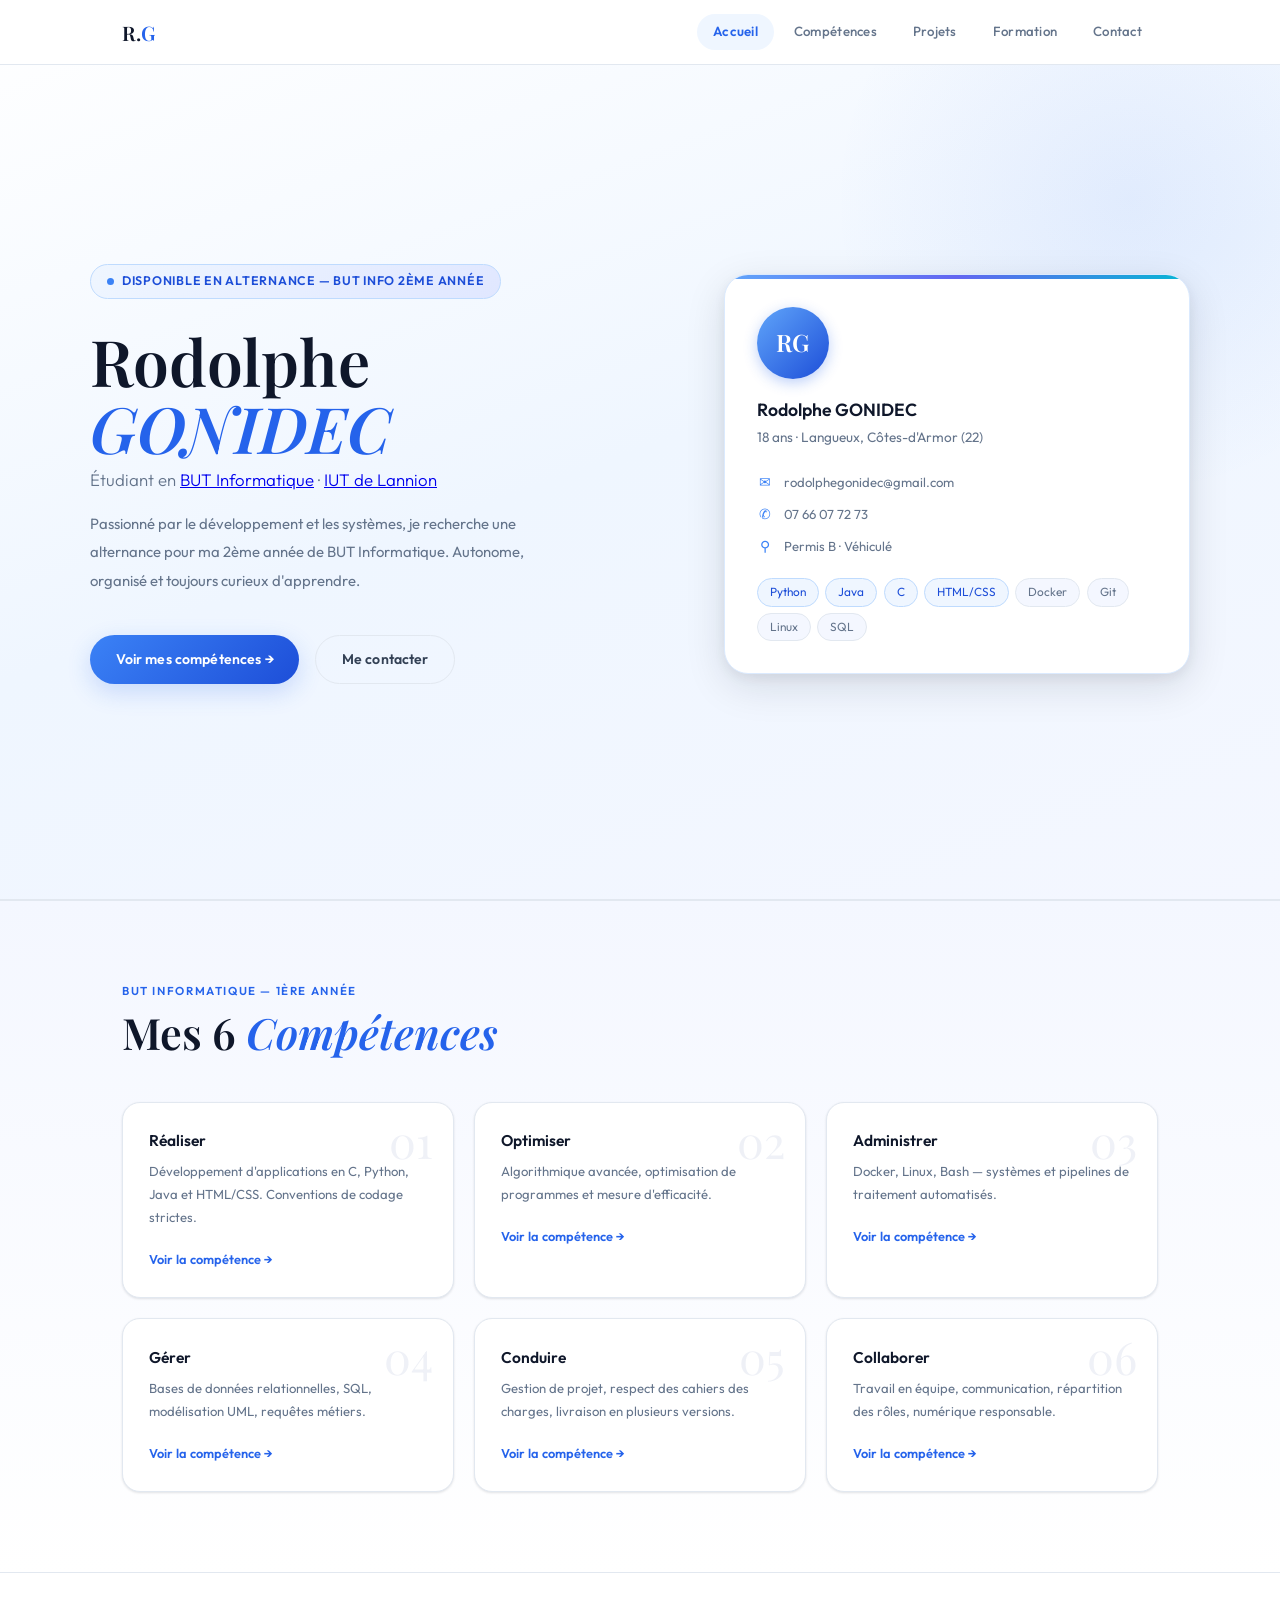
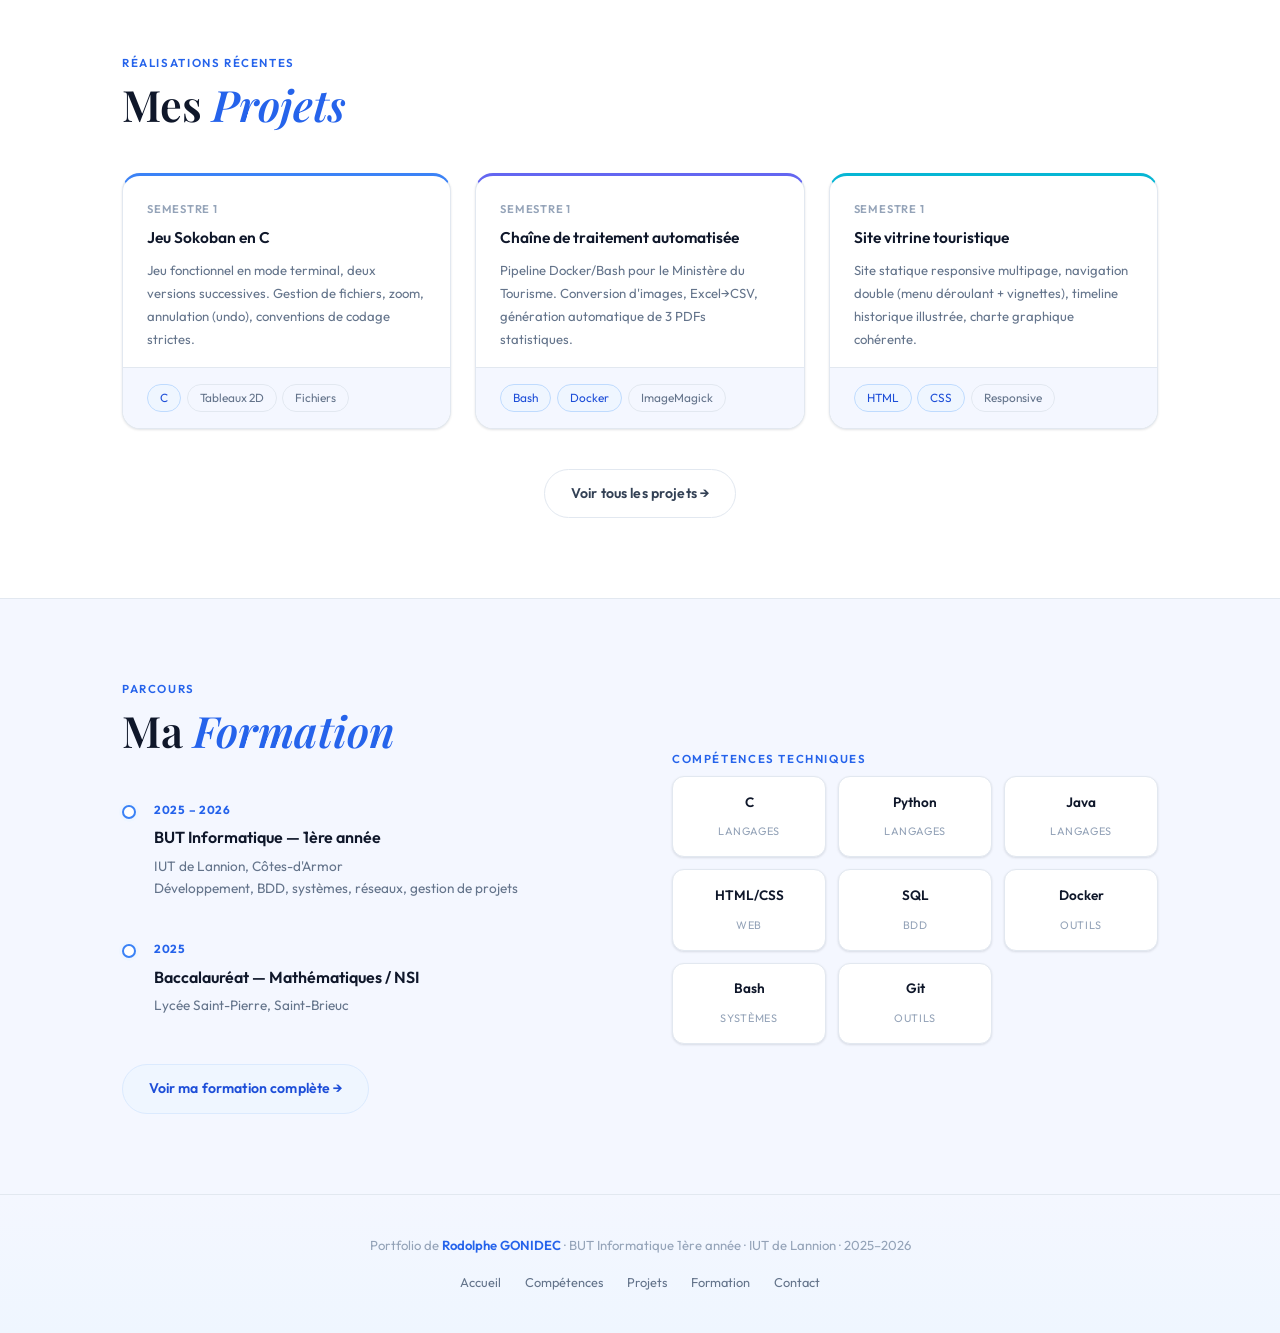
<file: index.html>
<!DOCTYPE html>
<html lang="fr">
<head>
<meta charset="UTF-8">
<meta name="viewport" content="width=device-width, initial-scale=1.0">
<title>Rodolphe GONIDEC — Portfolio</title>
<link rel="stylesheet" href="style.css">
</head>
<body>

<nav id="navbar">
  <div class="nav-inner">
    <a href="index.html" class="nav-logo">R.<span>G</span></a>
    <div class="nav-links">
      <a href="index.html" class="active">Accueil</a>
      <a href="competences.html">Compétences</a>
      <a href="projets.html">Projets</a>
      <a href="formation.html">Formation</a>
      <a href="contact.html">Contact</a>
    </div>
    <button class="burger" id="burger" aria-label="Menu">
      <span></span><span></span><span></span>
    </button>
  </div>
  <div class="mobile-menu" id="mobile-menu">
    <a href="index.html">Accueil</a>
    <a href="competences.html">Compétences</a>
    <a href="projets.html">Projets</a>
    <a href="formation.html">Formation</a>
    <a href="contact.html">Contact</a>
  </div>
</nav>

<section id="hero">
  <div class="hero-bg-shape"></div>
  <div class="hero-bg-line"></div>
  <div class="hero-inner">
    <div class="hero-left">
      <div class="hero-tag"><span class="dot"></span>Disponible en alternance — BUT Info 2ème année</div>
      <h1>Rodolphe<br><em>GONIDEC</em></h1>
      <p class="hero-sub">Étudiant en <a href="https://formations.univ-rennes.fr/parcours/informatique-info-parcours-realisation-dapplications-conception-developpement-validation" target="_blank" rel="noopener noreferrer">BUT Informatique</a> · <a href="https://iut-lannion.univ-rennes.fr" target="_blank" rel="noopener noreferrer">IUT de Lannion</a></p>
      <p class="hero-desc">Passionné par le développement et les systèmes, je recherche une alternance pour ma 2ème année de BUT Informatique. Autonome, organisé et toujours curieux d'apprendre.</p>
      <div class="hero-btns">
        <a href="competences.html" class="btn btn-primary">Voir mes compétences →</a>
        <a href="contact.html" class="btn btn-outline">Me contacter</a>
      </div>
    </div>
    <div class="hero-card">
      <div class="avatar-wrap">RG</div>
      <h3>Rodolphe GONIDEC</h3>
      <p class="card-sub">18 ans · Langueux, Côtes-d'Armor (22)</p>
      <div class="info-row"><span class="info-icon">✉</span>rodolphegonidec@gmail.com</div>
      <div class="info-row"><span class="info-icon">✆</span>07 66 07 72 73</div>
      <div class="info-row"><span class="info-icon">⚲</span>Permis B · Véhiculé</div>
      <div class="skills-mini">
        <span class="pill blue">Python</span>
        <span class="pill blue">Java</span>
        <span class="pill blue">C</span>
        <span class="pill blue">HTML/CSS</span>
        <span class="pill">Docker</span>
        <span class="pill">Git</span>
        <span class="pill">Linux</span>
        <span class="pill">SQL</span>
      </div>
    </div>
  </div>
</section>

<div class="divider"></div>

<section id="apercu">
  <div class="container">
    <div class="section-label">BUT Informatique — 1ère année</div>
    <h2>Mes 6 <em>Compétences</em></h2>
    <div class="apercu-grid">
      <a href="competences.html#c1" class="apercu-card">
        <div class="ap-num">01</div>
        <h3>Réaliser</h3>
        <p>Développement d'applications en C, Python, Java et HTML/CSS. Conventions de codage strictes.</p>
        <span class="ap-link">Voir la compétence →</span>
      </a>
      <a href="competences.html#c2" class="apercu-card">
        <div class="ap-num">02</div>
        <h3>Optimiser</h3>
        <p>Algorithmique avancée, optimisation de programmes et mesure d'efficacité.</p>
        <span class="ap-link">Voir la compétence →</span>
      </a>
      <a href="competences.html#c3" class="apercu-card">
        <div class="ap-num">03</div>
        <h3>Administrer</h3>
        <p>Docker, Linux, Bash — systèmes et pipelines de traitement automatisés.</p>
        <span class="ap-link">Voir la compétence →</span>
      </a>
      <a href="competences.html#c4" class="apercu-card">
        <div class="ap-num">04</div>
        <h3>Gérer</h3>
        <p>Bases de données relationnelles, SQL, modélisation UML, requêtes métiers.</p>
        <span class="ap-link">Voir la compétence →</span>
      </a>
      <a href="competences.html#c5" class="apercu-card">
        <div class="ap-num">05</div>
        <h3>Conduire</h3>
        <p>Gestion de projet, respect des cahiers des charges, livraison en plusieurs versions.</p>
        <span class="ap-link">Voir la compétence →</span>
      </a>
      <a href="competences.html#c6" class="apercu-card">
        <div class="ap-num">06</div>
        <h3>Collaborer</h3>
        <p>Travail en équipe, communication, répartition des rôles, numérique responsable.</p>
        <span class="ap-link">Voir la compétence →</span>
      </a>
    </div>
  </div>
</section>

<div class="divider"></div>


<section id="home-projets">
  <div class="container">
    <div class="section-label">Réalisations récentes</div>
    <h2>Mes <em>Projets</em></h2>
    <div class="proj-grid">
      <a href="projets.html#ue1" class="proj-card">
        <div class="proj-header">
          <div class="proj-date">Semestre 1</div>
          <h3>Jeu Sokoban en C</h3>
          <p>Jeu fonctionnel en mode terminal, deux versions successives. Gestion de fichiers, zoom, annulation (undo), conventions de codage strictes.</p>
        </div>
        <div class="proj-footer">
          <span class="pill blue">C</span><span class="pill">Tableaux 2D</span><span class="pill">Fichiers</span>
        </div>
      </a>
      <a href="projets.html#ue3" class="proj-card">
        <div class="proj-header">
          <div class="proj-date">Semestre 1</div>
          <h3>Chaîne de traitement automatisée</h3>
          <p>Pipeline Docker/Bash pour le Ministère du Tourisme. Conversion d'images, Excel→CSV, génération automatique de 3 PDFs statistiques.</p>
        </div>
        <div class="proj-footer">
          <span class="pill blue">Bash</span><span class="pill blue">Docker</span><span class="pill">ImageMagick</span>
        </div>
      </a>
      <a href="projets.html#ue5" class="proj-card">
        <div class="proj-header">
          <div class="proj-date">Semestre 1</div>
          <h3>Site vitrine touristique</h3>
          <p>Site statique responsive multipage, navigation double (menu déroulant + vignettes), timeline historique illustrée, charte graphique cohérente.</p>
        </div>
        <div class="proj-footer">
          <span class="pill blue">HTML</span><span class="pill blue">CSS</span><span class="pill">Responsive</span>
        </div>
      </a>
    </div>
    <div style="text-align:center;margin-top:2.5rem;">
      <a href="projets.html" class="btn btn-outline">Voir tous les projets →</a>
    </div>
  </div>
</section>

<div class="divider"></div>

<!-- FORMATION RAPIDE -->
<section style="background:var(--off);">
  <div class="container">
    <div style="display:grid;grid-template-columns:1fr 1fr;gap:4rem;align-items:center;">
      <div>
        <div class="section-label">Parcours</div>
        <h2>Ma <em>Formation</em></h2>
        <div class="timeline">
          <div class="tl-item">
            <div class="tl-dot"></div>
            <div class="tl-year">2025 – 2026</div>
            <h3>BUT Informatique — 1ère année</h3>
            <p>IUT de Lannion, Côtes-d'Armor<br>Développement, BDD, systèmes, réseaux, gestion de projets</p>
          </div>
          <div class="tl-item">
            <div class="tl-dot"></div>
            <div class="tl-year">2025</div>
            <h3>Baccalauréat — Mathématiques / NSI</h3>
            <p>Lycée Saint-Pierre, Saint-Brieuc</p>
          </div>
        </div>
        <a href="formation.html" class="btn btn-blue-light" style="margin-top:0.5rem;">Voir ma formation complète →</a>
      </div>
      <div>
        <div class="section-label">Compétences techniques</div>
        <div style="margin-top:0.5rem;" class="tech-grid">
          <div class="tech-item"><span class="tech-name">C</span><span class="tech-cat">Langages</span></div>
          <div class="tech-item"><span class="tech-name">Python</span><span class="tech-cat">Langages</span></div>
          <div class="tech-item"><span class="tech-name">Java</span><span class="tech-cat">Langages</span></div>
          <div class="tech-item"><span class="tech-name">HTML/CSS</span><span class="tech-cat">Web</span></div>
          <div class="tech-item"><span class="tech-name">SQL</span><span class="tech-cat">BDD</span></div>
          <div class="tech-item"><span class="tech-name">Docker</span><span class="tech-cat">Outils</span></div>
          <div class="tech-item"><span class="tech-name">Bash</span><span class="tech-cat">Systèmes</span></div>
          <div class="tech-item"><span class="tech-name">Git</span><span class="tech-cat">Outils</span></div>
        </div>
      </div>
    </div>
  </div>
</section>

<footer>
  <div class="container">
    <p>Portfolio de <span>Rodolphe GONIDEC</span> · BUT Informatique 1ère année · IUT de Lannion · 2025–2026</p>
    <div class="footer-links">
      <a href="index.html">Accueil</a>
      <a href="competences.html">Compétences</a>
      <a href="projets.html">Projets</a>
      <a href="formation.html">Formation</a>
      <a href="contact.html">Contact</a>
    </div>
  </div>
</footer>

<script src="nav.js"></script>
</body>
</html>
</file>
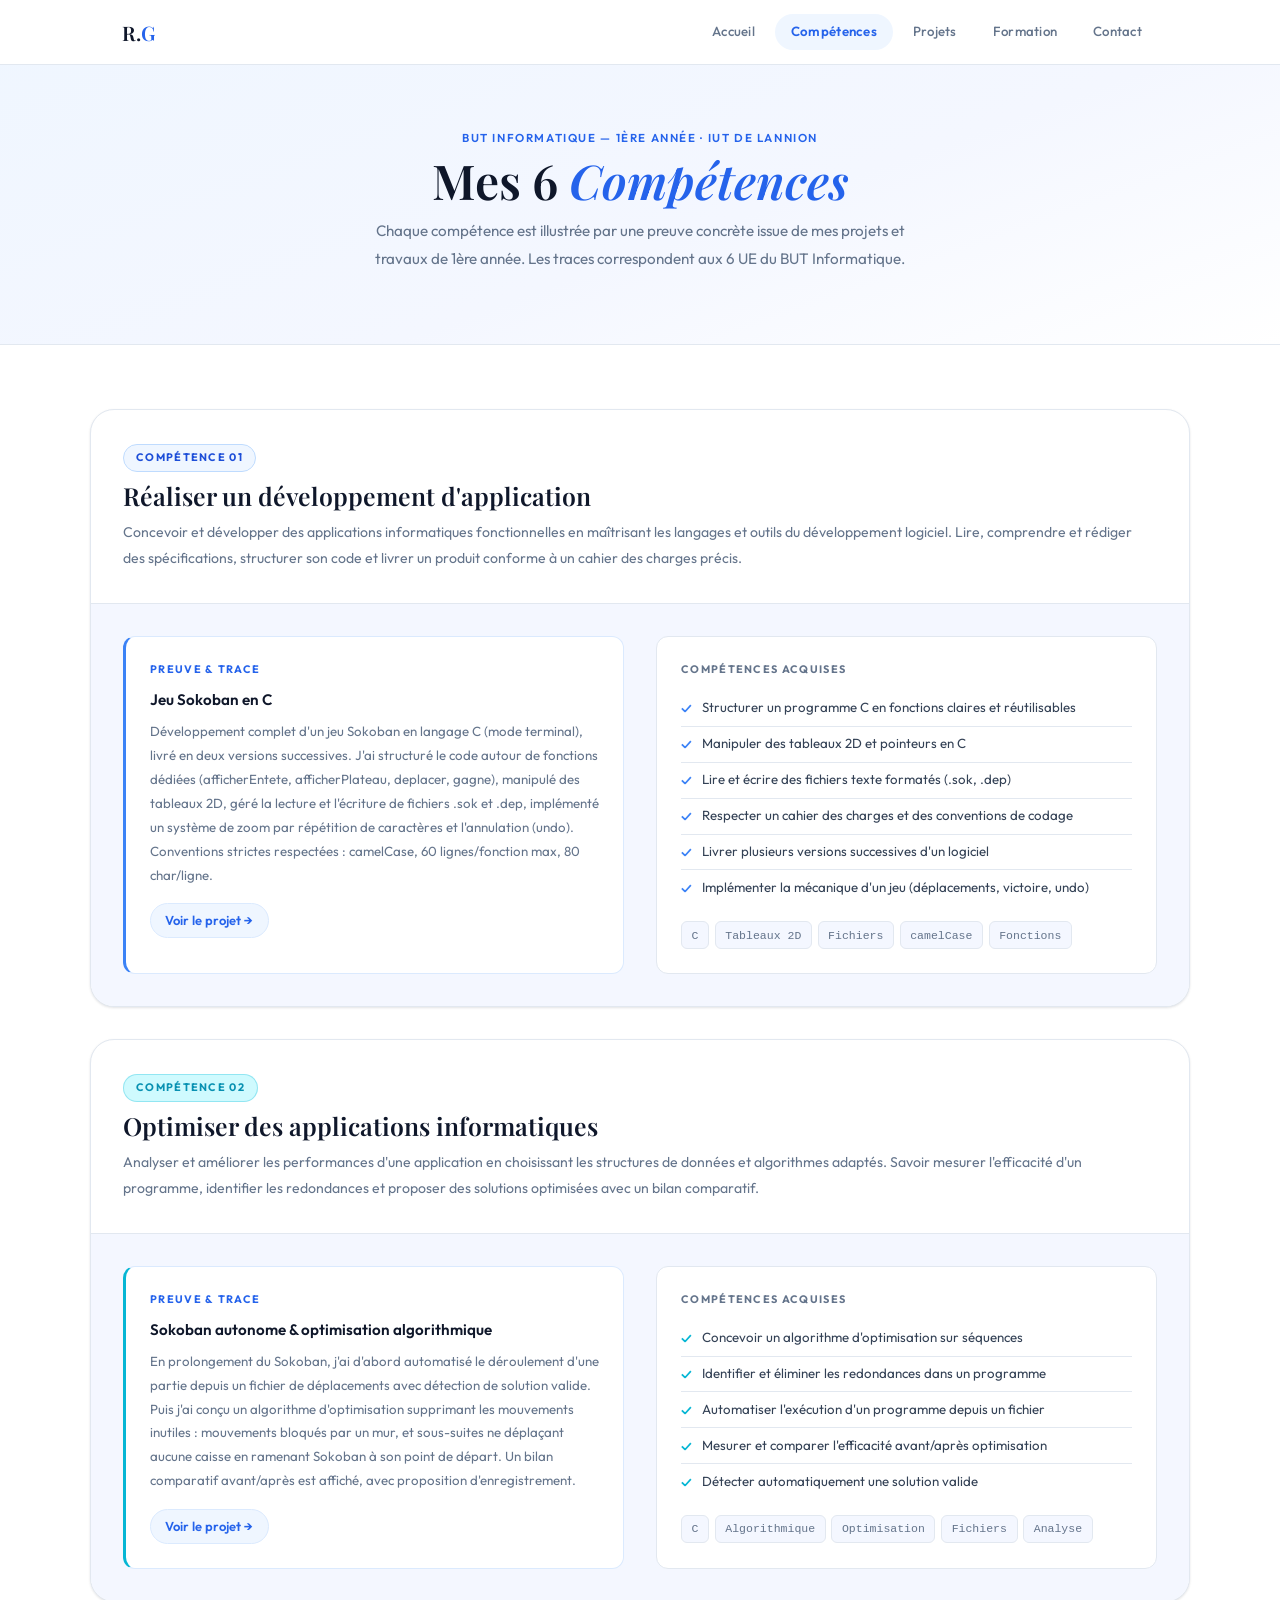
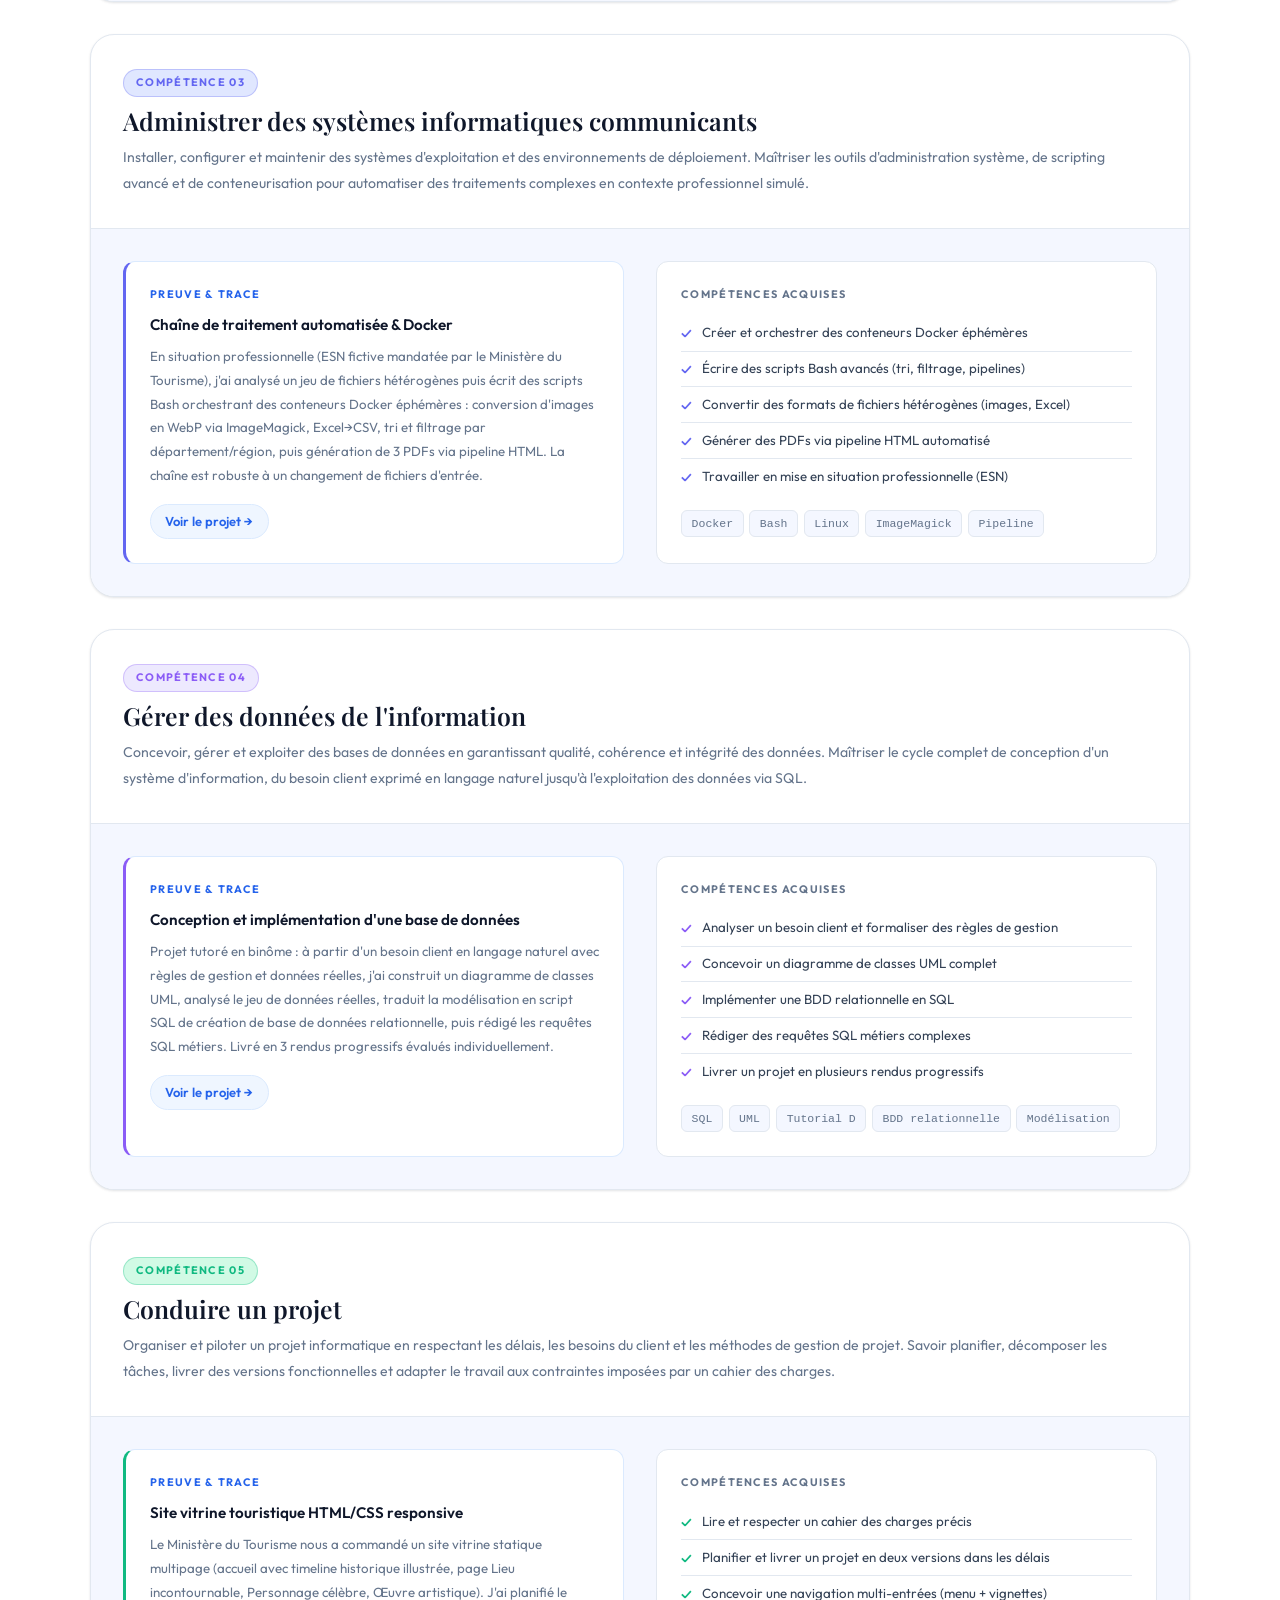
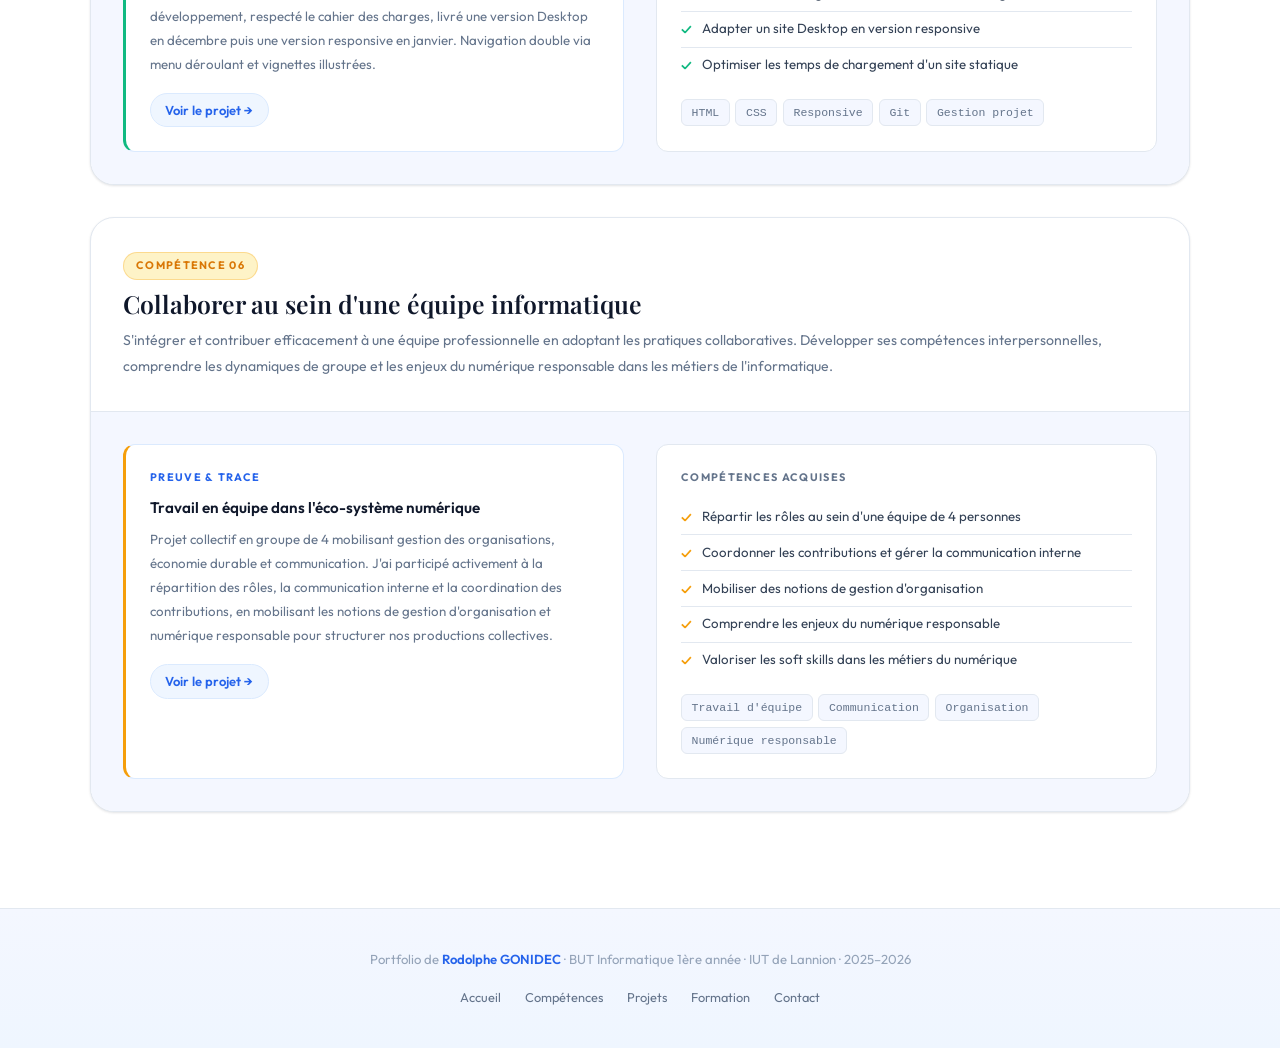
<file: competences.html>
<!DOCTYPE html>
<html lang="fr">
<head>
<meta charset="UTF-8">
<meta name="viewport" content="width=device-width, initial-scale=1.0">
<title>Compétences — Rodolphe GONIDEC</title>
<link rel="stylesheet" href="style.css">
</head>
<body>

<nav id="navbar">
  <div class="nav-inner">
    <a href="index.html" class="nav-logo">R.<span>G</span></a>
    <div class="nav-links">
      <a href="index.html">Accueil</a>
      <a href="competences.html" class="active">Compétences</a>
      <a href="projets.html">Projets</a>
      <a href="formation.html">Formation</a>
      <a href="contact.html">Contact</a>
    </div>
    <button class="burger" id="burger" aria-label="Menu"><span></span><span></span><span></span></button>
  </div>
  <div class="mobile-menu" id="mobile-menu">
    <a href="index.html">Accueil</a>
    <a href="competences.html">Compétences</a>
    <a href="projets.html">Projets</a>
    <a href="formation.html">Formation</a>
    <a href="contact.html">Contact</a>
  </div>
</nav>

<div class="page-header">
  <div class="section-label">BUT Informatique — 1ère année · IUT de Lannion</div>
  <h1>Mes 6 <em style="font-style:italic;color:var(--blue-600);">Compétences</em></h1>
  <p>Chaque compétence est illustrée par une preuve concrète issue de mes projets et travaux de 1ère année. Les traces correspondent aux 6 UE du BUT Informatique.</p>
</div>

<div class="comp-section container">

  <!-- C1 -->
  <div class="comp-block" id="c1">
    <div class="comp-top">
      <div class="comp-header-text">
        <span class="comp-badge">Compétence 01</span>
        <h2>Réaliser un développement d'application</h2>
        <p class="comp-desc">Concevoir et développer des applications informatiques fonctionnelles en maîtrisant les langages et outils du développement logiciel. Lire, comprendre et rédiger des spécifications, structurer son code et livrer un produit conforme à un cahier des charges précis.</p>
      </div>
    </div>
    <div class="comp-bottom">
      <div class="comp-bottom-grid">
        <div class="preuve-box">
          <div class="preuve-label">Preuve & Trace</div>
          <h4>Jeu Sokoban en C</h4>
          <p>Développement complet d'un jeu Sokoban en langage C (mode terminal), livré en deux versions successives. J'ai structuré le code autour de fonctions dédiées (afficherEntete, afficherPlateau, deplacer, gagne), manipulé des tableaux 2D, géré la lecture et l'écriture de fichiers .sok et .dep, implémenté un système de zoom par répétition de caractères et l'annulation (undo). Conventions strictes respectées : camelCase, 60 lignes/fonction max, 80 char/ligne.</p>
          <a href="projets.html#ue1" class="proj-link-btn">Voir le projet →</a>
        </div>
        <div class="acquis-box">
          <div class="acquis-label">Compétences acquises</div>
          <ul class="acquis-list">
            <li>Structurer un programme C en fonctions claires et réutilisables</li>
            <li>Manipuler des tableaux 2D et pointeurs en C</li>
            <li>Lire et écrire des fichiers texte formatés (.sok, .dep)</li>
            <li>Respecter un cahier des charges et des conventions de codage</li>
            <li>Livrer plusieurs versions successives d'un logiciel</li>
            <li>Implémenter la mécanique d'un jeu (déplacements, victoire, undo)</li>
          </ul>
          <div class="tags">
            <span class="tag">C</span><span class="tag">Tableaux 2D</span><span class="tag">Fichiers</span>
            <span class="tag">camelCase</span><span class="tag">Fonctions</span>
          </div>
        </div>
      </div>
    </div>
  </div>

  <!-- C2 -->
  <div class="comp-block" id="c2">
    <div class="comp-top">
      <div class="comp-header-text">
        <span class="comp-badge">Compétence 02</span>
        <h2>Optimiser des applications informatiques</h2>
        <p class="comp-desc">Analyser et améliorer les performances d'une application en choisissant les structures de données et algorithmes adaptés. Savoir mesurer l'efficacité d'un programme, identifier les redondances et proposer des solutions optimisées avec un bilan comparatif.</p>
      </div>
    </div>
    <div class="comp-bottom">
      <div class="comp-bottom-grid">
        <div class="preuve-box">
          <div class="preuve-label">Preuve & Trace</div>
          <h4>Sokoban autonome & optimisation algorithmique</h4>
          <p>En prolongement du Sokoban, j'ai d'abord automatisé le déroulement d'une partie depuis un fichier de déplacements avec détection de solution valide. Puis j'ai conçu un algorithme d'optimisation supprimant les mouvements inutiles : mouvements bloqués par un mur, et sous-suites ne déplaçant aucune caisse en ramenant Sokoban à son point de départ. Un bilan comparatif avant/après est affiché, avec proposition d'enregistrement.</p>
          <a href="projets.html#ue2" class="proj-link-btn">Voir le projet →</a>
        </div>
        <div class="acquis-box">
          <div class="acquis-label">Compétences acquises</div>
          <ul class="acquis-list">
            <li>Concevoir un algorithme d'optimisation sur séquences</li>
            <li>Identifier et éliminer les redondances dans un programme</li>
            <li>Automatiser l'exécution d'un programme depuis un fichier</li>
            <li>Mesurer et comparer l'efficacité avant/après optimisation</li>
            <li>Détecter automatiquement une solution valide</li>
          </ul>
          <div class="tags">
            <span class="tag">C</span><span class="tag">Algorithmique</span><span class="tag">Optimisation</span>
            <span class="tag">Fichiers</span><span class="tag">Analyse</span>
          </div>
        </div>
      </div>
    </div>
  </div>

  <!-- C3 -->
  <div class="comp-block" id="c3">
    <div class="comp-top">
      <div class="comp-header-text">
        <span class="comp-badge">Compétence 03</span>
        <h2>Administrer des systèmes informatiques communicants</h2>
        <p class="comp-desc">Installer, configurer et maintenir des systèmes d'exploitation et des environnements de déploiement. Maîtriser les outils d'administration système, de scripting avancé et de conteneurisation pour automatiser des traitements complexes en contexte professionnel simulé.</p>
      </div>
    </div>
    <div class="comp-bottom">
      <div class="comp-bottom-grid">
        <div class="preuve-box">
          <div class="preuve-label">Preuve & Trace</div>
          <h4>Chaîne de traitement automatisée & Docker</h4>
          <p>En situation professionnelle (ESN fictive mandatée par le Ministère du Tourisme), j'ai analysé un jeu de fichiers hétérogènes puis écrit des scripts Bash orchestrant des conteneurs Docker éphémères : conversion d'images en WebP via ImageMagick, Excel→CSV, tri et filtrage par département/région, puis génération de 3 PDFs via pipeline HTML. La chaîne est robuste à un changement de fichiers d'entrée.</p>
          <a href="projets.html#ue3" class="proj-link-btn">Voir le projet →</a>
        </div>
        <div class="acquis-box">
          <div class="acquis-label">Compétences acquises</div>
          <ul class="acquis-list">
            <li>Créer et orchestrer des conteneurs Docker éphémères</li>
            <li>Écrire des scripts Bash avancés (tri, filtrage, pipelines)</li>
            <li>Convertir des formats de fichiers hétérogènes (images, Excel)</li>
            <li>Générer des PDFs via pipeline HTML automatisé</li>
            <li>Travailler en mise en situation professionnelle (ESN)</li>
          </ul>
          <div class="tags">
            <span class="tag">Docker</span><span class="tag">Bash</span><span class="tag">Linux</span>
            <span class="tag">ImageMagick</span><span class="tag">Pipeline</span>
          </div>
        </div>
      </div>
    </div>
  </div>

  <!-- C4 -->
  <div class="comp-block" id="c4">
    <div class="comp-top">
      <div class="comp-header-text">
        <span class="comp-badge">Compétence 04</span>
        <h2>Gérer des données de l'information</h2>
        <p class="comp-desc">Concevoir, gérer et exploiter des bases de données en garantissant qualité, cohérence et intégrité des données. Maîtriser le cycle complet de conception d'un système d'information, du besoin client exprimé en langage naturel jusqu'à l'exploitation des données via SQL.</p>
      </div>
    </div>
    <div class="comp-bottom">
      <div class="comp-bottom-grid">
        <div class="preuve-box">
          <div class="preuve-label">Preuve & Trace </div>
          <h4>Conception et implémentation d'une base de données</h4>
          <p>Projet tutoré en binôme : à partir d'un besoin client en langage naturel avec règles de gestion et données réelles, j'ai construit un diagramme de classes UML, analysé le jeu de données réelles, traduit la modélisation en script SQL de création de base de données relationnelle, puis rédigé les requêtes SQL métiers. Livré en 3 rendus progressifs évalués individuellement.</p>
          <a href="projets.html#ue4" class="proj-link-btn">Voir le projet →</a>
        </div>
        <div class="acquis-box">
          <div class="acquis-label">Compétences acquises</div>
          <ul class="acquis-list">
            <li>Analyser un besoin client et formaliser des règles de gestion</li>
            <li>Concevoir un diagramme de classes UML complet</li>
            <li>Implémenter une BDD relationnelle en SQL</li>
            <li>Rédiger des requêtes SQL métiers complexes</li>
            <li>Livrer un projet en plusieurs rendus progressifs</li>
          </ul>
          <div class="tags">
            <span class="tag">SQL</span><span class="tag">UML</span><span class="tag">Tutorial D</span>
            <span class="tag">BDD relationnelle</span><span class="tag">Modélisation</span>
          </div>
        </div>
      </div>
    </div>
  </div>

  <!-- C5 -->
  <div class="comp-block" id="c5">
    <div class="comp-top">
      <div class="comp-header-text">
        <span class="comp-badge">Compétence 05</span>
        <h2>Conduire un projet</h2>
        <p class="comp-desc">Organiser et piloter un projet informatique en respectant les délais, les besoins du client et les méthodes de gestion de projet. Savoir planifier, décomposer les tâches, livrer des versions fonctionnelles et adapter le travail aux contraintes imposées par un cahier des charges.</p>
      </div>
    </div>
    <div class="comp-bottom">
      <div class="comp-bottom-grid">
        <div class="preuve-box">
          <div class="preuve-label">Preuve & Trace</div>
          <h4>Site vitrine touristique HTML/CSS responsive</h4>
          <p>Le Ministère du Tourisme nous a commandé un site vitrine statique multipage (accueil avec timeline historique illustrée, page Lieu incontournable, Personnage célèbre, Œuvre artistique). J'ai planifié le développement, respecté le cahier des charges, livré une version Desktop en décembre puis une version responsive en janvier. Navigation double via menu déroulant et vignettes illustrées.</p>
          <a href="projets.html#ue5" class="proj-link-btn">Voir le projet →</a>
        </div>
        <div class="acquis-box">
          <div class="acquis-label">Compétences acquises</div>
          <ul class="acquis-list">
            <li>Lire et respecter un cahier des charges précis</li>
            <li>Planifier et livrer un projet en deux versions dans les délais</li>
            <li>Concevoir une navigation multi-entrées (menu + vignettes)</li>
            <li>Adapter un site Desktop en version responsive</li>
            <li>Optimiser les temps de chargement d'un site statique</li>
          </ul>
          <div class="tags">
            <span class="tag">HTML</span><span class="tag">CSS</span><span class="tag">Responsive</span>
            <span class="tag">Git</span><span class="tag">Gestion projet</span>
          </div>
        </div>
      </div>
    </div>
  </div>

  <!-- C6 -->
  <div class="comp-block" id="c6">
    <div class="comp-top">
      <div class="comp-header-text">
        <span class="comp-badge">Compétence 06</span>
        <h2>Collaborer au sein d'une équipe informatique</h2>
        <p class="comp-desc">S'intégrer et contribuer efficacement à une équipe professionnelle en adoptant les pratiques collaboratives. Développer ses compétences interpersonnelles, comprendre les dynamiques de groupe et les enjeux du numérique responsable dans les métiers de l'informatique.</p>
      </div>
    </div>
    <div class="comp-bottom">
      <div class="comp-bottom-grid">
        <div class="preuve-box">
          <div class="preuve-label">Preuve & Trace</div>
          <h4>Travail en équipe dans l'éco-système numérique</h4>
          <p>Projet collectif en groupe de 4 mobilisant gestion des organisations, économie durable et communication. J'ai participé activement à la répartition des rôles, la communication interne et la coordination des contributions, en mobilisant les notions de gestion d'organisation et numérique responsable pour structurer nos productions collectives.</p>
          <a href="projets.html#ue6" class="proj-link-btn">Voir le projet →</a>
        </div>
        <div class="acquis-box">
          <div class="acquis-label">Compétences acquises</div>
          <ul class="acquis-list">
            <li>Répartir les rôles au sein d'une équipe de 4 personnes</li>
            <li>Coordonner les contributions et gérer la communication interne</li>
            <li>Mobiliser des notions de gestion d'organisation</li>
            <li>Comprendre les enjeux du numérique responsable</li>
            <li>Valoriser les soft skills dans les métiers du numérique</li>
          </ul>
          <div class="tags">
            <span class="tag">Travail d'équipe</span><span class="tag">Communication</span>
            <span class="tag">Organisation</span><span class="tag">Numérique responsable</span>
          </div>
        </div>
      </div>
    </div>
  </div>

</div>

<footer>
  <div class="container">
    <p>Portfolio de <span>Rodolphe GONIDEC</span> · BUT Informatique 1ère année · IUT de Lannion · 2025–2026</p>
    <div class="footer-links">
      <a href="index.html">Accueil</a>
      <a href="competences.html">Compétences</a>
      <a href="projets.html">Projets</a>
      <a href="formation.html">Formation</a>
      <a href="contact.html">Contact</a>
    </div>
  </div>
</footer>

<script src="nav.js"></script>
</body>
</html>
</file>
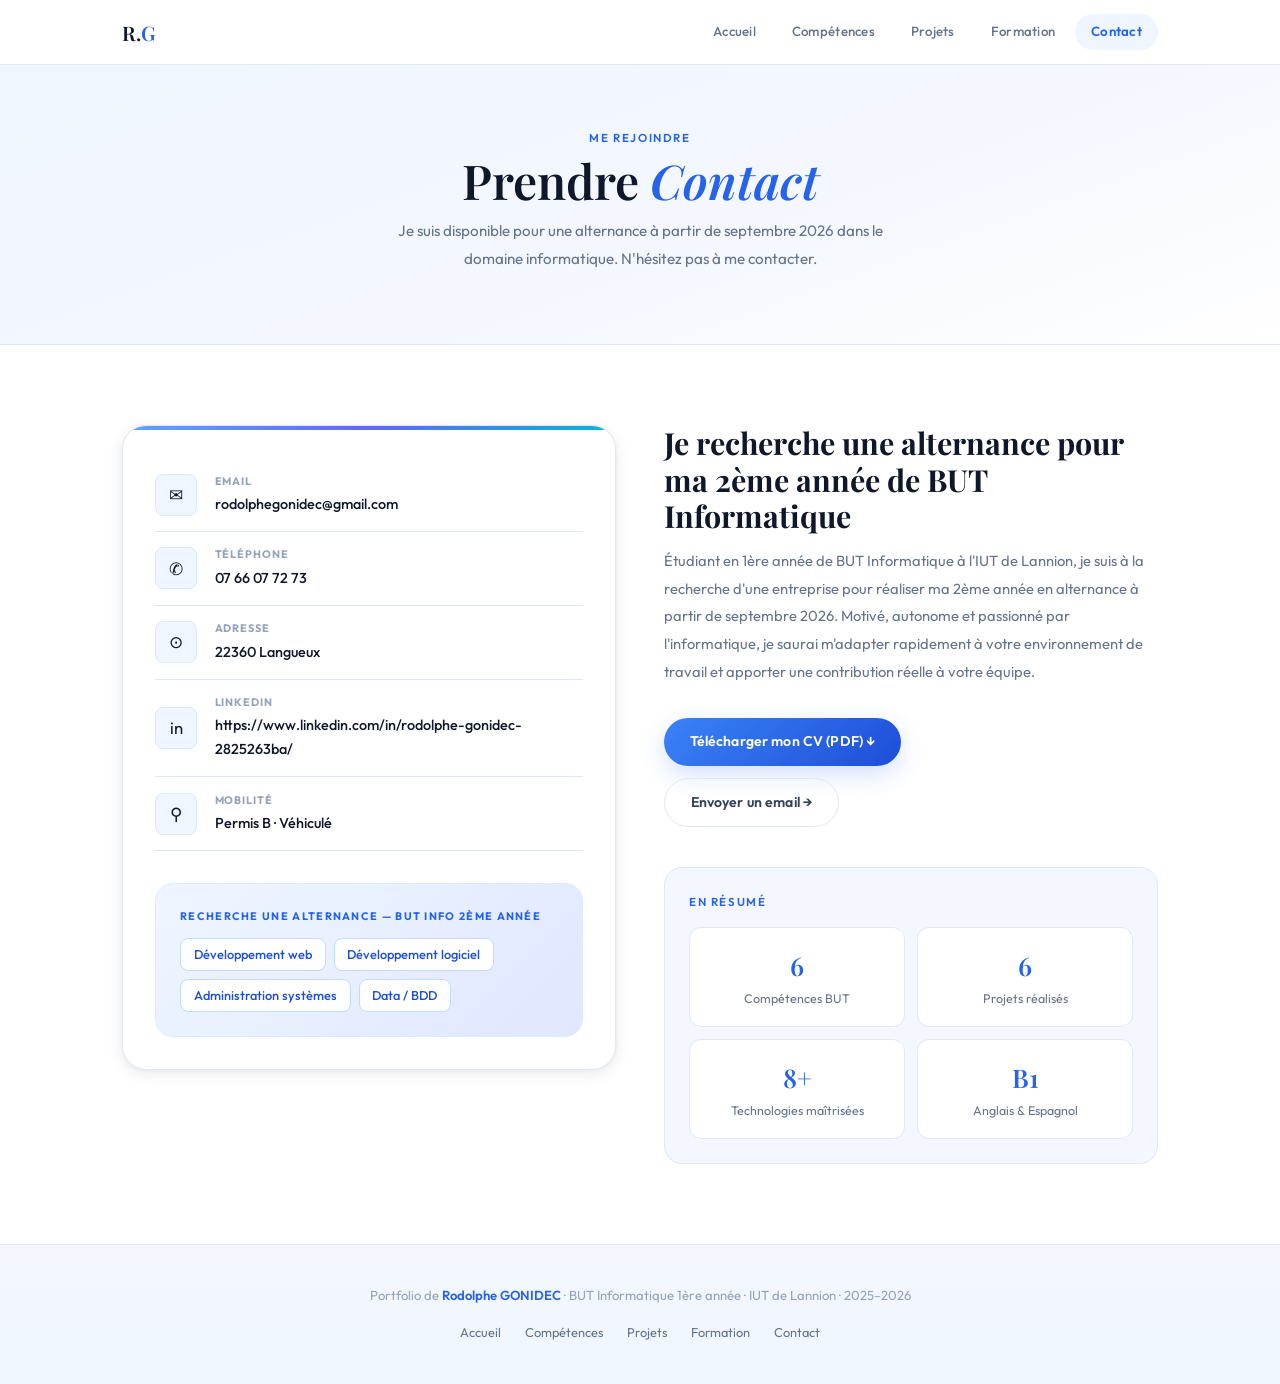
<file: contact.html>
<!DOCTYPE html>
<html lang="fr">
<head>
<meta charset="UTF-8">
<meta name="viewport" content="width=device-width, initial-scale=1.0">
<title>Contact — Rodolphe GONIDEC</title>
<link rel="stylesheet" href="style.css">
</head>
<body>

<nav id="navbar">
  <div class="nav-inner">
    <a href="index.html" class="nav-logo">R.<span>G</span></a>
    <div class="nav-links">
      <a href="index.html">Accueil</a>
      <a href="competences.html">Compétences</a>
      <a href="projets.html">Projets</a>
      <a href="formation.html">Formation</a>
      <a href="contact.html" class="active">Contact</a>
    </div>
    <button class="burger" id="burger" aria-label="Menu"><span></span><span></span><span></span></button>
  </div>
  <div class="mobile-menu" id="mobile-menu">
    <a href="index.html">Accueil</a>
    <a href="competences.html">Compétences</a>
    <a href="projets.html">Projets</a>
    <a href="formation.html">Formation</a>
    <a href="contact.html">Contact</a>
  </div>
</nav>

<div class="page-header">
  <div class="section-label">Me rejoindre</div>
  <h1>Prendre <em style="font-style:italic;color:var(--blue-600);">Contact</em></h1>
  <p>Je suis disponible pour une alternance à partir de septembre 2026 dans le domaine informatique. N'hésitez pas à me contacter.</p>
</div>

<section>
  <div class="container">
    <div class="contact-grid">

      <div class="contact-card">
        <div class="contact-item">
          <div class="contact-icon">✉</div>
          <div>
            <div class="contact-info-label">Email</div>
            <div class="contact-val">rodolphegonidec@gmail.com</div>
          </div>
        </div>
        <div class="contact-item">
          <div class="contact-icon">✆</div>
          <div>
            <div class="contact-info-label">Téléphone</div>
            <div class="contact-val">07 66 07 72 73</div>
          </div>
        </div>
        <div class="contact-item">
          <div class="contact-icon">⊙</div>
          <div>
            <div class="contact-info-label">Adresse</div>
            <div class="contact-val">22360 Langueux</div>
          </div>
        </div>
        <div class="contact-item">
          <div class="contact-icon">in</div>
          <div>
            <div class="contact-info-label">LinkedIn</div>
            <div class="contact-val">https://www.linkedin.com/in/rodolphe-gonidec-2825263ba/</div>
          </div>
        </div>
        <div class="contact-item">
          <div class="contact-icon">⚲</div>
          <div>
            <div class="contact-info-label">Mobilité</div>
            <div class="contact-val">Permis B · Véhiculé</div>
          </div>
        </div>

        <div class="alt-box">
          <div class="alt-label">Recherche une alternance — BUT Info 2ème année</div>
          <div class="alt-items">
            <span class="alt-item">Développement web</span>
            <span class="alt-item">Développement logiciel</span>
            <span class="alt-item">Administration systèmes</span>
            <span class="alt-item">Data / BDD</span>
          </div>
        </div>
      </div>

      <div class="contact-right">
        <h3>Je recherche une alternance pour ma 2ème année de BUT Informatique</h3>
        <p>Étudiant en 1ère année de BUT Informatique à l'IUT de Lannion, je suis à la recherche d'une entreprise pour réaliser ma 2ème année en alternance à partir de septembre 2026. Motivé, autonome et passionné par l'informatique, je saurai m'adapter rapidement à votre environnement de travail et apporter une contribution réelle à votre équipe.</p>
        <div class="contact-btns">
          <a href="CV_Rodolphe_GONIDEC.pdf" class="btn btn-primary" download>Télécharger mon CV (PDF) ↓</a>
          <a href="mailto:rodolphegonidec@gmail.com" class="btn btn-outline">Envoyer un email →</a>
        </div>

        <div style="margin-top:2.5rem;background:var(--off);border:1px solid var(--border);border-radius:var(--radius-lg);padding:1.5rem;">
          <div class="section-label" style="margin-bottom:1rem;">En résumé</div>
          <div style="display:grid;grid-template-columns:1fr 1fr;gap:0.75rem;">
            <div style="background:var(--white);border:1px solid var(--border);border-radius:var(--radius);padding:1rem;text-align:center;">
              <div style="font-size:1.6rem;font-weight:600;color:var(--blue-600);font-family:'Playfair Display',serif;">6</div>
              <div style="font-size:0.78rem;color:var(--muted);margin-top:0.2rem;">Compétences BUT</div>
            </div>
            <div style="background:var(--white);border:1px solid var(--border);border-radius:var(--radius);padding:1rem;text-align:center;">
              <div style="font-size:1.6rem;font-weight:600;color:var(--blue-600);font-family:'Playfair Display',serif;">6</div>
              <div style="font-size:0.78rem;color:var(--muted);margin-top:0.2rem;">Projets réalisés</div>
            </div>
            <div style="background:var(--white);border:1px solid var(--border);border-radius:var(--radius);padding:1rem;text-align:center;">
              <div style="font-size:1.6rem;font-weight:600;color:var(--blue-600);font-family:'Playfair Display',serif;">8+</div>
              <div style="font-size:0.78rem;color:var(--muted);margin-top:0.2rem;">Technologies maîtrisées</div>
            </div>
            <div style="background:var(--white);border:1px solid var(--border);border-radius:var(--radius);padding:1rem;text-align:center;">
              <div style="font-size:1.6rem;font-weight:600;color:var(--blue-600);font-family:'Playfair Display',serif;">B1</div>
              <div style="font-size:0.78rem;color:var(--muted);margin-top:0.2rem;">Anglais & Espagnol</div>
            </div>
          </div>
        </div>
      </div>

    </div>
  </div>
</section>

<footer>
  <div class="container">
    <p>Portfolio de <span>Rodolphe GONIDEC</span> · BUT Informatique 1ère année · IUT de Lannion · 2025–2026</p>
    <div class="footer-links">
      <a href="index.html">Accueil</a>
      <a href="competences.html">Compétences</a>
      <a href="projets.html">Projets</a>
      <a href="formation.html">Formation</a>
      <a href="contact.html">Contact</a>
    </div>
  </div>
</footer>

<script src="nav.js"></script>
</body>
</html>
</file>
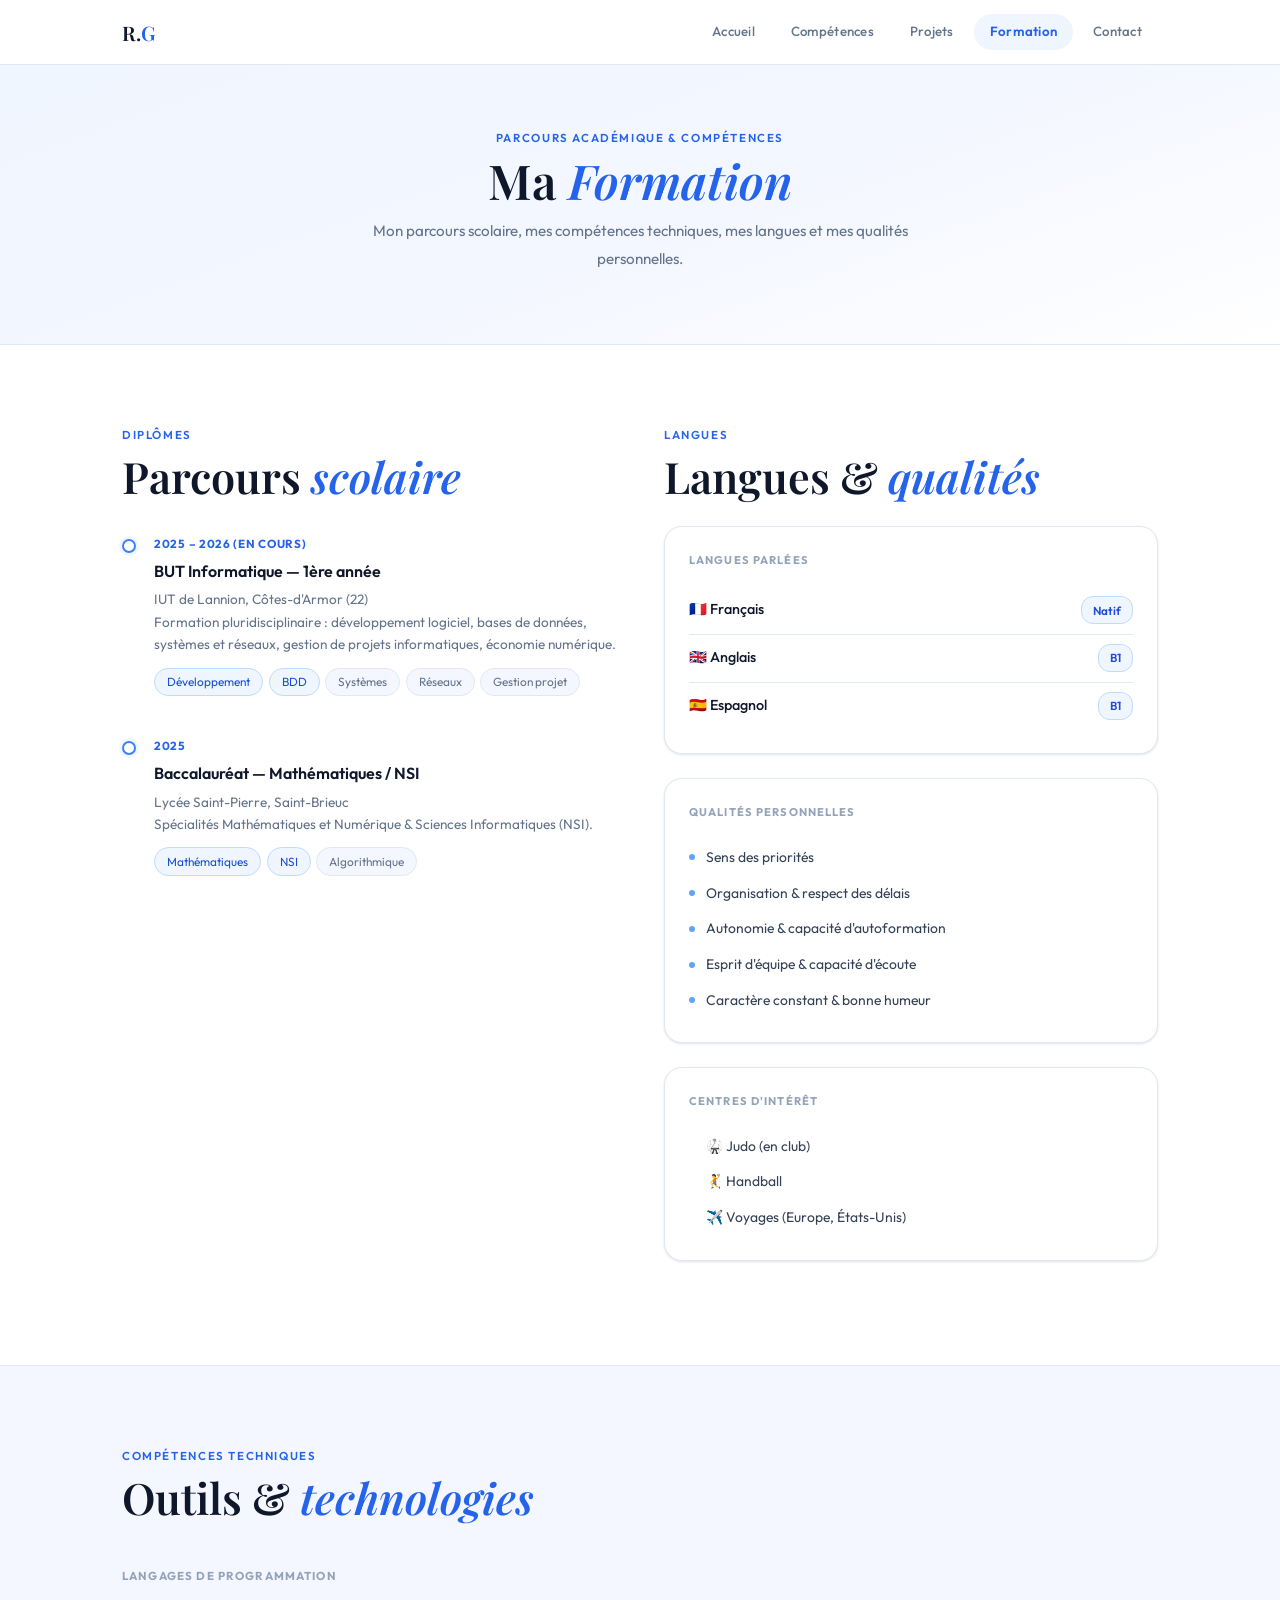
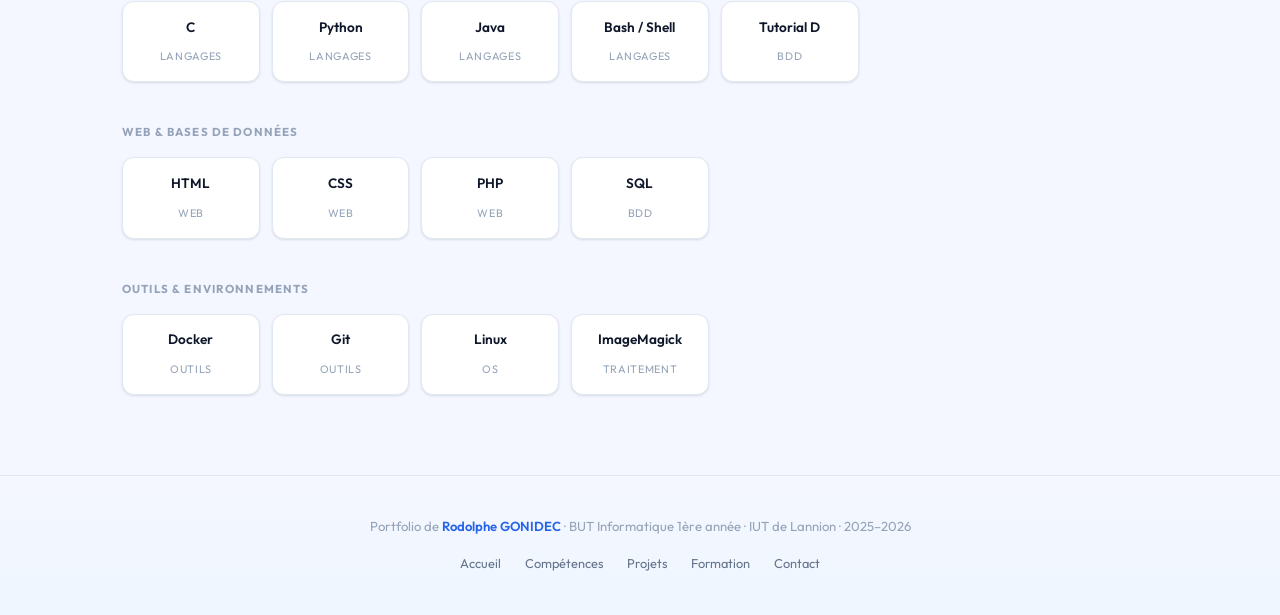
<file: formation.html>
<!DOCTYPE html>
<html lang="fr">
<head>
<meta charset="UTF-8">
<meta name="viewport" content="width=device-width, initial-scale=1.0">
<title>Formation — Rodolphe GONIDEC</title>
<link rel="stylesheet" href="style.css">
</head>
<body>

<nav id="navbar">
  <div class="nav-inner">
    <a href="index.html" class="nav-logo">R.<span>G</span></a>
    <div class="nav-links">
      <a href="index.html">Accueil</a>
      <a href="competences.html">Compétences</a>
      <a href="projets.html">Projets</a>
      <a href="formation.html" class="active">Formation</a>
      <a href="contact.html">Contact</a>
    </div>
    <button class="burger" id="burger" aria-label="Menu"><span></span><span></span><span></span></button>
  </div>
  <div class="mobile-menu" id="mobile-menu">
    <a href="index.html">Accueil</a>
    <a href="competences.html">Compétences</a>
    <a href="projets.html">Projets</a>
    <a href="formation.html">Formation</a>
    <a href="contact.html">Contact</a>
  </div>
</nav>

<div class="page-header">
  <div class="section-label">Parcours académique & compétences</div>
  <h1>Ma <em style="font-style:italic;color:var(--blue-600);">Formation</em></h1>
  <p>Mon parcours scolaire, mes compétences techniques, mes langues et mes qualités personnelles.</p>
</div>

<section>
  <div class="container">
    <div class="formation-grid">
      <!-- Timeline -->
      <div>
        <div class="section-label">Diplômes</div>
        <h2 style="margin-bottom:2rem;">Parcours <em>scolaire</em></h2>
        <div class="timeline">
          <div class="tl-item">
            <div class="tl-dot"></div>
            <div class="tl-year">2025 – 2026 (en cours)</div>
            <h3>BUT Informatique — 1ère année</h3>
            <p>IUT de Lannion, Côtes-d'Armor (22)<br>Formation pluridisciplinaire : développement logiciel, bases de données, systèmes et réseaux, gestion de projets informatiques, économie numérique.</p>
            <div style="margin-top:0.75rem;display:flex;flex-wrap:wrap;gap:0.35rem;">
              <span class="pill blue">Développement</span>
              <span class="pill blue">BDD</span>
              <span class="pill">Systèmes</span>
              <span class="pill">Réseaux</span>
              <span class="pill">Gestion projet</span>
            </div>
          </div>
          <div class="tl-item">
            <div class="tl-dot"></div>
            <div class="tl-year">2025</div>
            <h3>Baccalauréat — Mathématiques / NSI</h3>
            <p>Lycée Saint-Pierre, Saint-Brieuc<br>Spécialités Mathématiques et Numérique &amp; Sciences Informatiques (NSI).</p>
            <div style="margin-top:0.75rem;display:flex;flex-wrap:wrap;gap:0.35rem;">
              <span class="pill blue">Mathématiques</span>
              <span class="pill blue">NSI</span>
              <span class="pill">Algorithmique</span>
            </div>
          </div>
        </div>
      </div>

      <!-- Sidebar -->
      <div>
        <div class="section-label">Langues</div>
        <h2 style="margin-bottom:1.5rem;">Langues & <em>qualités</em></h2>

        <div class="sidebar-block">
          <h3>Langues parlées</h3>
          <div class="lang-item"><span class="lang-name">🇫🇷 Français</span><span class="lang-level">Natif</span></div>
          <div class="lang-item"><span class="lang-name">🇬🇧 Anglais</span><span class="lang-level">B1</span></div>
          <div class="lang-item"><span class="lang-name">🇪🇸 Espagnol</span><span class="lang-level">B1</span></div>
        </div>

        <div class="sidebar-block">
          <h3>Qualités personnelles</h3>
          <div class="qual-item"><div class="qual-dot"></div>Sens des priorités</div>
          <div class="qual-item"><div class="qual-dot"></div>Organisation & respect des délais</div>
          <div class="qual-item"><div class="qual-dot"></div>Autonomie & capacité d'autoformation</div>
          <div class="qual-item"><div class="qual-dot"></div>Esprit d'équipe & capacité d'écoute</div>
          <div class="qual-item"><div class="qual-dot"></div>Caractère constant & bonne humeur</div>
        </div>

        <div class="sidebar-block">
          <h3>Centres d'intérêt</h3>
          <div class="qual-item"><div class="qual-dot" style="background:var(--blue-300);"></div>🥋 Judo (en club)</div>
          <div class="qual-item"><div class="qual-dot" style="background:var(--blue-300);"></div>🤾 Handball</div>
          <div class="qual-item"><div class="qual-dot" style="background:var(--blue-300);"></div>✈️ Voyages (Europe, États-Unis)</div>
        </div>
      </div>
    </div>
  </div>
</section>

<div class="divider"></div>

<!-- COMPETENCES TECHNIQUES -->
<section style="background:var(--off);">
  <div class="container">
    <div class="section-label">Compétences techniques</div>
    <h2>Outils & <em>technologies</em></h2>

    <div style="margin-bottom:2.5rem;">
      <p style="font-size:0.72rem;font-weight:700;letter-spacing:0.1em;text-transform:uppercase;color:var(--dim);margin-bottom:1rem;">Langages de programmation</p>
      <div class="tech-grid">
        <div class="tech-item"><span class="tech-name">C</span><span class="tech-cat">Langages</span></div>
        <div class="tech-item"><span class="tech-name">Python</span><span class="tech-cat">Langages</span></div>
        <div class="tech-item"><span class="tech-name">Java</span><span class="tech-cat">Langages</span></div>
        <div class="tech-item"><span class="tech-name">Bash / Shell</span><span class="tech-cat">Langages</span></div>
        <div class="tech-item"><span class="tech-name">Tutorial D</span><span class="tech-cat">BDD</span></div>
      </div>
    </div>

    <div style="margin-bottom:2.5rem;">
      <p style="font-size:0.72rem;font-weight:700;letter-spacing:0.1em;text-transform:uppercase;color:var(--dim);margin-bottom:1rem;">Web & Bases de données</p>
      <div class="tech-grid">
        <div class="tech-item"><span class="tech-name">HTML</span><span class="tech-cat">Web</span></div>
        <div class="tech-item"><span class="tech-name">CSS</span><span class="tech-cat">Web</span></div>
        <div class="tech-item"><span class="tech-name">PHP</span><span class="tech-cat">Web</span></div>
        <div class="tech-item"><span class="tech-name">SQL</span><span class="tech-cat">BDD</span></div>
      </div>
    </div>

    <div>
      <p style="font-size:0.72rem;font-weight:700;letter-spacing:0.1em;text-transform:uppercase;color:var(--dim);margin-bottom:1rem;">Outils & environnements</p>
      <div class="tech-grid">
        <div class="tech-item"><span class="tech-name">Docker</span><span class="tech-cat">Outils</span></div>
        <div class="tech-item"><span class="tech-name">Git</span><span class="tech-cat">Outils</span></div>
        <div class="tech-item"><span class="tech-name">Linux</span><span class="tech-cat">OS</span></div>
        <div class="tech-item"><span class="tech-name">ImageMagick</span><span class="tech-cat">Traitement</span></div>
      </div>
    </div>
  </div>
</section>

<footer>
  <div class="container">
    <p>Portfolio de <span>Rodolphe GONIDEC</span> · BUT Informatique 1ère année · IUT de Lannion · 2025–2026</p>
    <div class="footer-links">
      <a href="index.html">Accueil</a>
      <a href="competences.html">Compétences</a>
      <a href="projets.html">Projets</a>
      <a href="formation.html">Formation</a>
      <a href="contact.html">Contact</a>
    </div>
  </div>
</footer>

<script src="nav.js"></script>
</body>
</html>
</file>
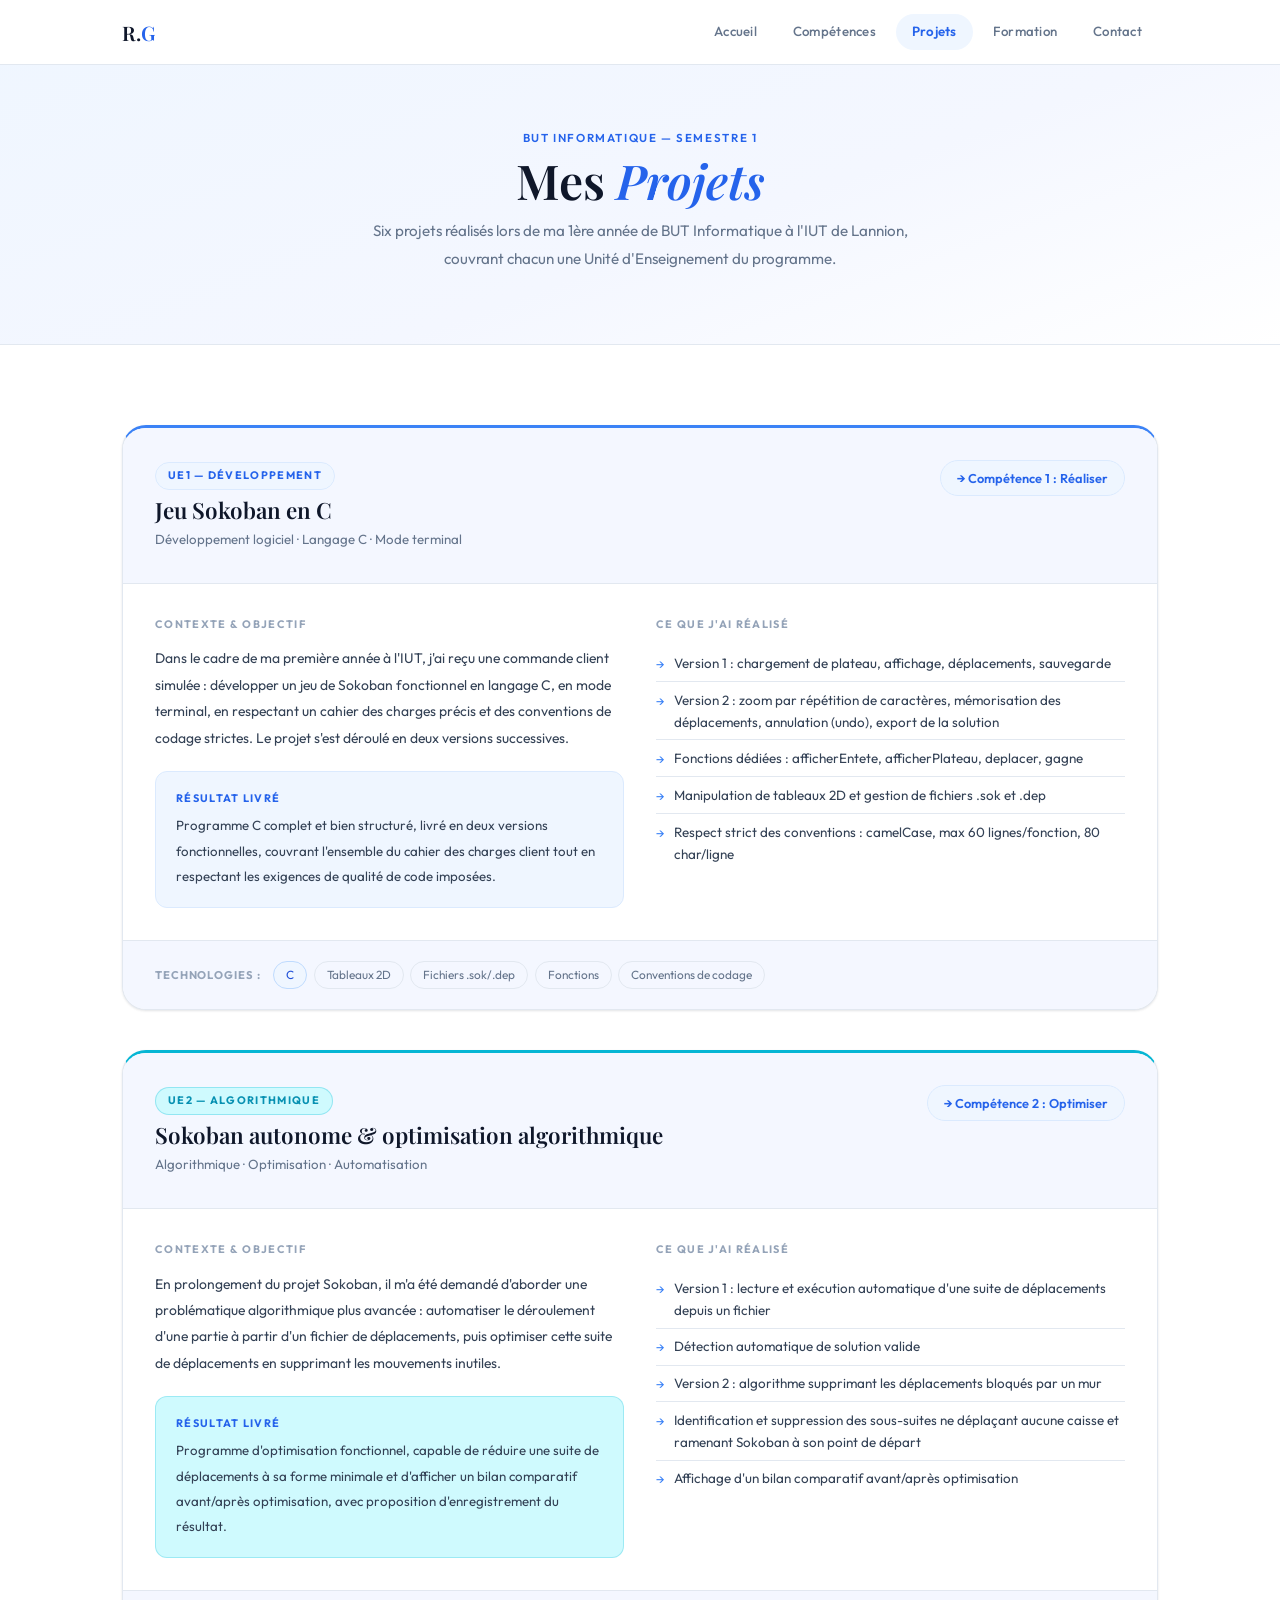
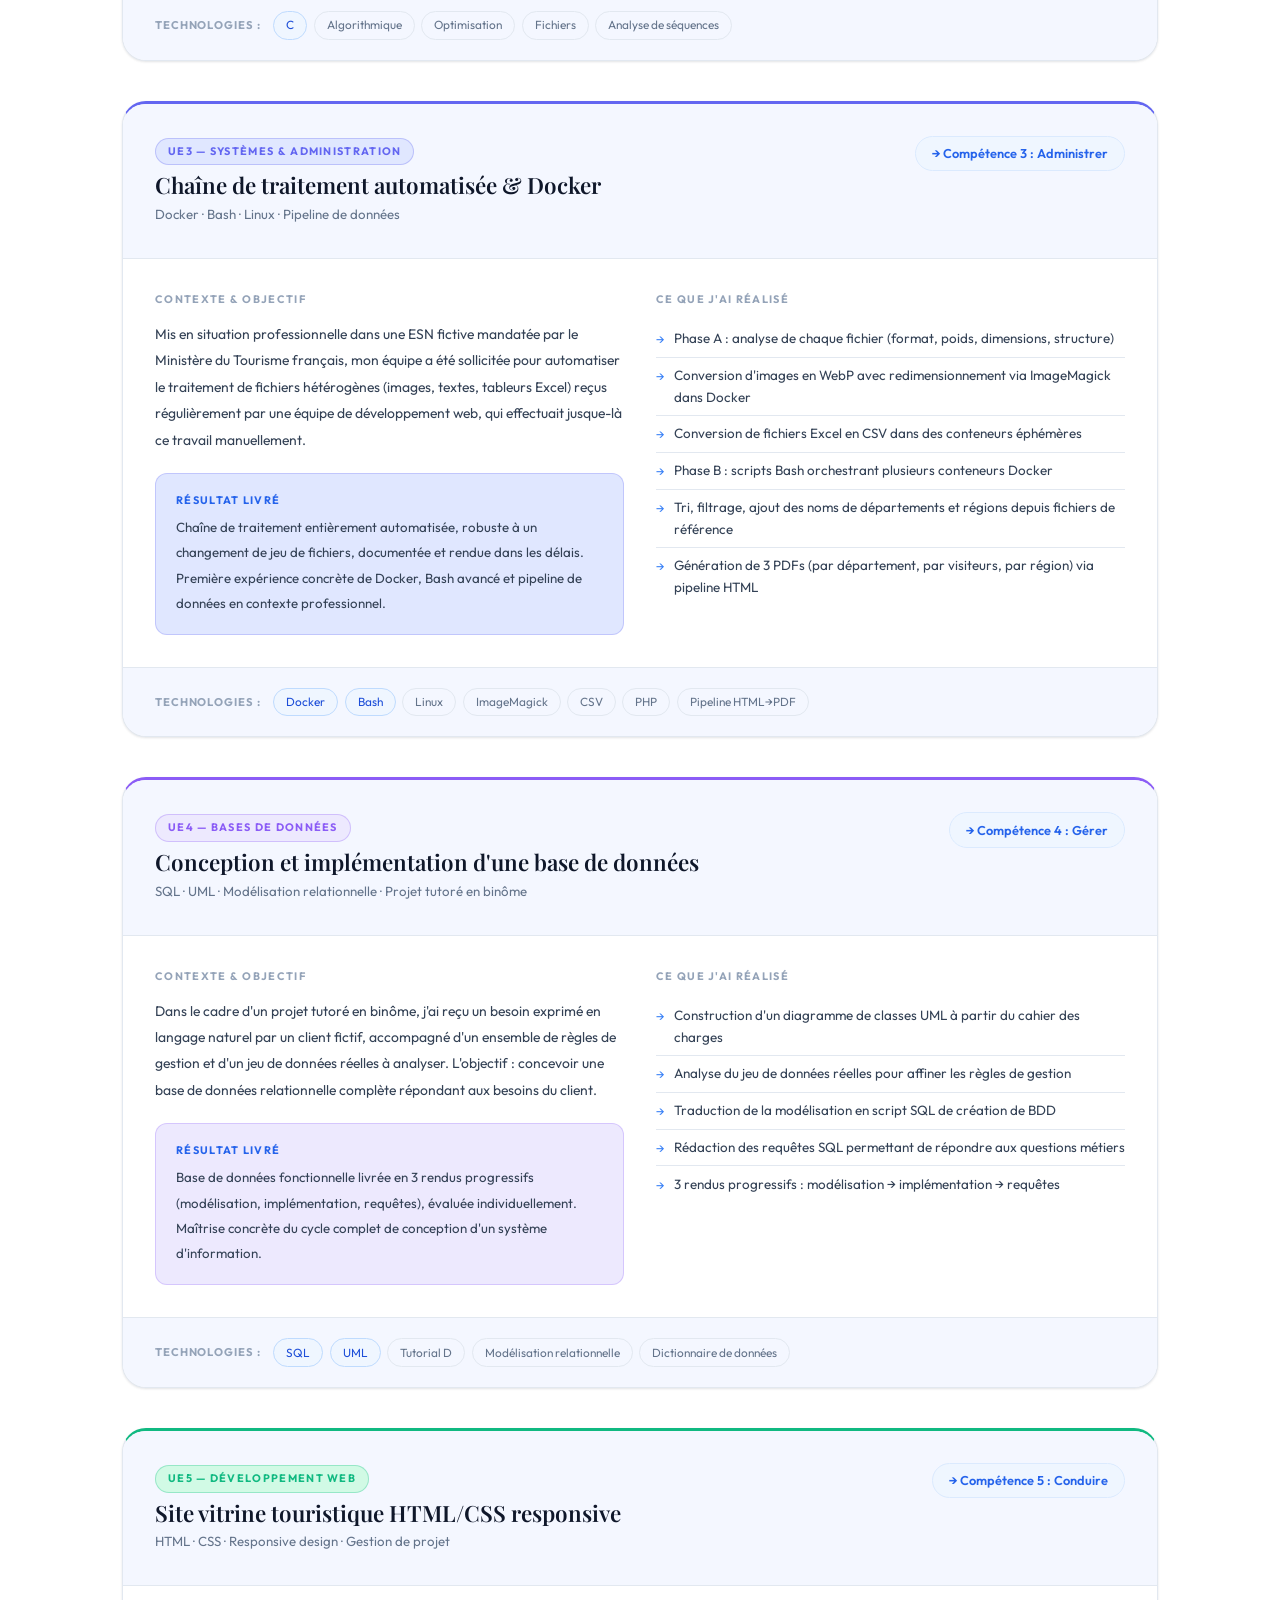
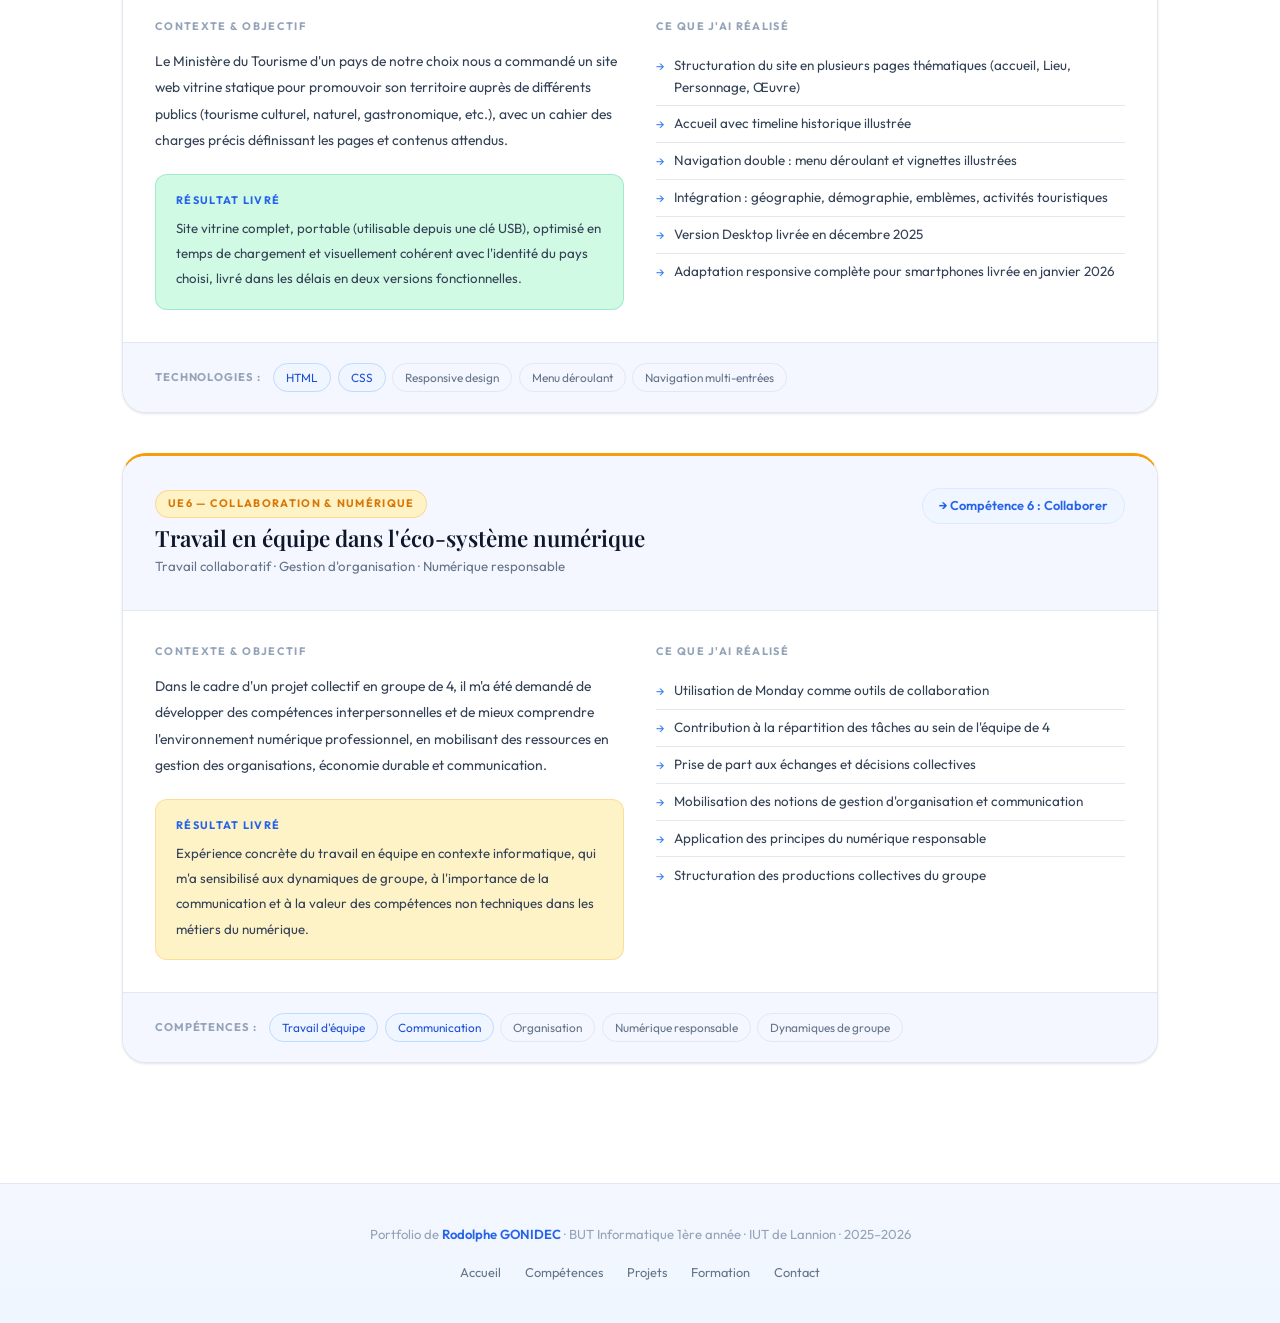
<file: projets.html>
<!DOCTYPE html>
<html lang="fr">
<head>
<meta charset="UTF-8">
<meta name="viewport" content="width=device-width, initial-scale=1.0">
<title>Projets — Rodolphe GONIDEC</title>
<link rel="stylesheet" href="style.css">
</head>
<body>

<nav id="navbar">
  <div class="nav-inner">
    <a href="index.html" class="nav-logo">R.<span>G</span></a>
    <div class="nav-links">
      <a href="index.html">Accueil</a>
      <a href="competences.html">Compétences</a>
      <a href="projets.html" class="active">Projets</a>
      <a href="formation.html">Formation</a>
      <a href="contact.html">Contact</a>
    </div>
    <button class="burger" id="burger" aria-label="Menu"><span></span><span></span><span></span></button>
  </div>
  <div class="mobile-menu" id="mobile-menu">
    <a href="index.html">Accueil</a>
    <a href="competences.html">Compétences</a>
    <a href="projets.html">Projets</a>
    <a href="formation.html">Formation</a>
    <a href="contact.html">Contact</a>
  </div>
</nav>

<div class="page-header">
  <div class="section-label">BUT Informatique — Semestre 1</div>
  <h1>Mes <em style="font-style:italic;color:var(--blue-600);">Projets</em></h1>
  <p>Six projets réalisés lors de ma 1ère année de BUT Informatique à l'IUT de Lannion, couvrant chacun une Unité d'Enseignement du programme.</p>
</div>

<section>
<div class="container">

  <!-- UE1 -->
  <div class="ue-block" id="ue1">
    <div class="ue-header">
      <div class="ue-meta">
        <span class="ue-badge">UE1 — Développement</span>
        <h2>Jeu Sokoban en C</h2>
        <p class="ue-sub">Développement logiciel · Langage C · Mode terminal</p>
      </div>
      <a href="competences.html#c1" class="ue-comp-link">→ Compétence 1 : Réaliser</a>
    </div>
    <div class="ue-body">
      <div class="ue-body-grid">
        <div>
          <div class="ue-section-title">Contexte & Objectif</div>
          <p>Dans le cadre de ma première année à l'IUT, j'ai reçu une commande client simulée : développer un jeu de Sokoban fonctionnel en langage C, en mode terminal, en respectant un cahier des charges précis et des conventions de codage strictes. Le projet s'est déroulé en deux versions successives.</p>
          <div class="bilan-box">
            <div class="bilan-label">Résultat livré</div>
            <p>Programme C complet et bien structuré, livré en deux versions fonctionnelles, couvrant l'ensemble du cahier des charges client tout en respectant les exigences de qualité de code imposées.</p>
          </div>
        </div>
        <div>
          <div class="ue-section-title">Ce que j'ai réalisé</div>
          <ul class="ue-list">
            <li>Version 1 : chargement de plateau, affichage, déplacements, sauvegarde</li>
            <li>Version 2 : zoom par répétition de caractères, mémorisation des déplacements, annulation (undo), export de la solution</li>
            <li>Fonctions dédiées : afficherEntete, afficherPlateau, deplacer, gagne</li>
            <li>Manipulation de tableaux 2D et gestion de fichiers .sok et .dep</li>
            <li>Respect strict des conventions : camelCase, max 60 lignes/fonction, 80 char/ligne</li>
          </ul>
        </div>
      </div>
    </div>
    <div class="ue-footer">
      <span class="ue-footer-label">Technologies :</span>
      <span class="pill blue">C</span>
      <span class="pill">Tableaux 2D</span>
      <span class="pill">Fichiers .sok/.dep</span>
      <span class="pill">Fonctions</span>
      <span class="pill">Conventions de codage</span>
    </div>
  </div>

  <!-- UE2 -->
  <div class="ue-block" id="ue2">
    <div class="ue-header">
      <div class="ue-meta">
        <span class="ue-badge">UE2 — Algorithmique</span>
        <h2>Sokoban autonome & optimisation algorithmique</h2>
        <p class="ue-sub">Algorithmique · Optimisation · Automatisation</p>
      </div>
      <a href="competences.html#c2" class="ue-comp-link">→ Compétence 2 : Optimiser</a>
    </div>
    <div class="ue-body">
      <div class="ue-body-grid">
        <div>
          <div class="ue-section-title">Contexte & Objectif</div>
          <p>En prolongement du projet Sokoban, il m'a été demandé d'aborder une problématique algorithmique plus avancée : automatiser le déroulement d'une partie à partir d'un fichier de déplacements, puis optimiser cette suite de déplacements en supprimant les mouvements inutiles.</p>
          <div class="bilan-box">
            <div class="bilan-label">Résultat livré</div>
            <p>Programme d'optimisation fonctionnel, capable de réduire une suite de déplacements à sa forme minimale et d'afficher un bilan comparatif avant/après optimisation, avec proposition d'enregistrement du résultat.</p>
          </div>
        </div>
        <div>
          <div class="ue-section-title">Ce que j'ai réalisé</div>
          <ul class="ue-list">
            <li>Version 1 : lecture et exécution automatique d'une suite de déplacements depuis un fichier</li>
            <li>Détection automatique de solution valide</li>
            <li>Version 2 : algorithme supprimant les déplacements bloqués par un mur</li>
            <li>Identification et suppression des sous-suites ne déplaçant aucune caisse et ramenant Sokoban à son point de départ</li>
            <li>Affichage d'un bilan comparatif avant/après optimisation</li>
          </ul>
        </div>
      </div>
    </div>
    <div class="ue-footer">
      <span class="ue-footer-label">Technologies :</span>
      <span class="pill blue">C</span>
      <span class="pill">Algorithmique</span>
      <span class="pill">Optimisation</span>
      <span class="pill">Fichiers</span>
      <span class="pill">Analyse de séquences</span>
    </div>
  </div>

  <!-- UE3 -->
  <div class="ue-block" id="ue3">
    <div class="ue-header">
      <div class="ue-meta">
        <span class="ue-badge">UE3 — Systèmes & Administration</span>
        <h2>Chaîne de traitement automatisée & Docker</h2>
        <p class="ue-sub">Docker · Bash · Linux · Pipeline de données</p>
      </div>
      <a href="competences.html#c3" class="ue-comp-link">→ Compétence 3 : Administrer</a>
    </div>
    <div class="ue-body">
      <div class="ue-body-grid">
        <div>
          <div class="ue-section-title">Contexte & Objectif</div>
          <p>Mis en situation professionnelle dans une ESN fictive mandatée par le Ministère du Tourisme français, mon équipe a été sollicitée pour automatiser le traitement de fichiers hétérogènes (images, textes, tableurs Excel) reçus régulièrement par une équipe de développement web, qui effectuait jusque-là ce travail manuellement.</p>
          <div class="bilan-box">
            <div class="bilan-label">Résultat livré</div>
            <p>Chaîne de traitement entièrement automatisée, robuste à un changement de jeu de fichiers, documentée et rendue dans les délais. Première expérience concrète de Docker, Bash avancé et pipeline de données en contexte professionnel.</p>
          </div>
        </div>
        <div>
          <div class="ue-section-title">Ce que j'ai réalisé</div>
          <ul class="ue-list">
            <li>Phase A : analyse de chaque fichier (format, poids, dimensions, structure)</li>
            <li>Conversion d'images en WebP avec redimensionnement via ImageMagick dans Docker</li>
            <li>Conversion de fichiers Excel en CSV dans des conteneurs éphémères</li>
            <li>Phase B : scripts Bash orchestrant plusieurs conteneurs Docker</li>
            <li>Tri, filtrage, ajout des noms de départements et régions depuis fichiers de référence</li>
            <li>Génération de 3 PDFs (par département, par visiteurs, par région) via pipeline HTML</li>
          </ul>
        </div>
      </div>
    </div>
    <div class="ue-footer">
      <span class="ue-footer-label">Technologies :</span>
      <span class="pill blue">Docker</span>
      <span class="pill blue">Bash</span>
      <span class="pill">Linux</span>
      <span class="pill">ImageMagick</span>
      <span class="pill">CSV</span>
      <span class="pill">PHP</span>
      <span class="pill">Pipeline HTML→PDF</span>
    </div>
  </div>

  <!-- UE4 -->
  <div class="ue-block" id="ue4">
    <div class="ue-header">
      <div class="ue-meta">
        <span class="ue-badge">UE4 — Bases de données</span>
        <h2>Conception et implémentation d'une base de données</h2>
        <p class="ue-sub">SQL · UML · Modélisation relationnelle · Projet tutoré en binôme</p>
      </div>
      <a href="competences.html#c4" class="ue-comp-link">→ Compétence 4 : Gérer</a>
    </div>
    <div class="ue-body">
      <div class="ue-body-grid">
        <div>
          <div class="ue-section-title">Contexte & Objectif</div>
          <p>Dans le cadre d'un projet tutoré en binôme, j'ai reçu un besoin exprimé en langage naturel par un client fictif, accompagné d'un ensemble de règles de gestion et d'un jeu de données réelles à analyser. L'objectif : concevoir une base de données relationnelle complète répondant aux besoins du client.</p>
          <div class="bilan-box">
            <div class="bilan-label">Résultat livré</div>
            <p>Base de données fonctionnelle livrée en 3 rendus progressifs (modélisation, implémentation, requêtes), évaluée individuellement. Maîtrise concrète du cycle complet de conception d'un système d'information.</p>
          </div>
        </div>
        <div>
          <div class="ue-section-title">Ce que j'ai réalisé</div>
          <ul class="ue-list">
            <li>Construction d'un diagramme de classes UML à partir du cahier des charges</li>
            <li>Analyse du jeu de données réelles pour affiner les règles de gestion</li>
            <li>Traduction de la modélisation en script SQL de création de BDD</li>
            <li>Rédaction des requêtes SQL permettant de répondre aux questions métiers</li>
            <li>3 rendus progressifs : modélisation → implémentation → requêtes</li>
          </ul>
        </div>
      </div>
    </div>
    <div class="ue-footer">
      <span class="ue-footer-label">Technologies :</span>
      <span class="pill blue">SQL</span>
      <span class="pill blue">UML</span>
      <span class="pill">Tutorial D</span>
      <span class="pill">Modélisation relationnelle</span>
      <span class="pill">Dictionnaire de données</span>
    </div>
  </div>

  <!-- UE5 -->
  <div class="ue-block" id="ue5">
    <div class="ue-header">
      <div class="ue-meta">
        <span class="ue-badge">UE5 — Développement Web</span>
        <h2>Site vitrine touristique HTML/CSS responsive</h2>
        <p class="ue-sub">HTML · CSS · Responsive design · Gestion de projet</p>
      </div>
      <a href="competences.html#c5" class="ue-comp-link">→ Compétence 5 : Conduire</a>
    </div>
    <div class="ue-body">
      <div class="ue-body-grid">
        <div>
          <div class="ue-section-title">Contexte & Objectif</div>
          <p>Le Ministère du Tourisme d'un pays de notre choix nous a commandé un site web vitrine statique pour promouvoir son territoire auprès de différents publics (tourisme culturel, naturel, gastronomique, etc.), avec un cahier des charges précis définissant les pages et contenus attendus.</p>
          <div class="bilan-box">
            <div class="bilan-label">Résultat livré</div>
            <p>Site vitrine complet, portable (utilisable depuis une clé USB), optimisé en temps de chargement et visuellement cohérent avec l'identité du pays choisi, livré dans les délais en deux versions fonctionnelles.</p>
          </div>
        </div>
        <div>
          <div class="ue-section-title">Ce que j'ai réalisé</div>
          <ul class="ue-list">
            <li>Structuration du site en plusieurs pages thématiques (accueil, Lieu, Personnage, Œuvre)</li>
            <li>Accueil avec timeline historique illustrée</li>
            <li>Navigation double : menu déroulant et vignettes illustrées</li>
            <li>Intégration : géographie, démographie, emblèmes, activités touristiques</li>
            <li>Version Desktop livrée en décembre 2025</li>
            <li>Adaptation responsive complète pour smartphones livrée en janvier 2026</li>
          </ul>
        </div>
      </div>
    </div>
    <div class="ue-footer">
      <span class="ue-footer-label">Technologies :</span>
      <span class="pill blue">HTML</span>
      <span class="pill blue">CSS</span>
      <span class="pill">Responsive design</span>
      <span class="pill">Menu déroulant</span>
      <span class="pill">Navigation multi-entrées</span>
    </div>
  </div>

  <!-- UE6 -->
  <div class="ue-block" id="ue6">
    <div class="ue-header">
      <div class="ue-meta">
        <span class="ue-badge">UE6 — Collaboration & Numérique</span>
        <h2>Travail en équipe dans l'éco-système numérique</h2>
        <p class="ue-sub">Travail collaboratif · Gestion d'organisation · Numérique responsable</p>
      </div>
      <a href="competences.html#c6" class="ue-comp-link">→ Compétence 6 : Collaborer</a>
    </div>
    <div class="ue-body">
      <div class="ue-body-grid">
        <div>
          <div class="ue-section-title">Contexte & Objectif</div>
          <p>Dans le cadre d'un projet collectif en groupe de 4, il m'a été demandé de développer des compétences interpersonnelles et de mieux comprendre l'environnement numérique professionnel, en mobilisant des ressources en gestion des organisations, économie durable et communication.</p>
          <div class="bilan-box">
            <div class="bilan-label">Résultat livré</div>
            <p>Expérience concrète du travail en équipe en contexte informatique, qui m'a sensibilisé aux dynamiques de groupe, à l'importance de la communication et à la valeur des compétences non techniques dans les métiers du numérique.</p>
          </div>
        </div>
        <div>
          <div class="ue-section-title">Ce que j'ai réalisé</div>
          <ul class="ue-list">
            <li>Utilisation de Monday comme outils de collaboration</li>
            <li>Contribution à la répartition des tâches au sein de l'équipe de 4</li>
            <li>Prise de part aux échanges et décisions collectives</li>
            <li>Mobilisation des notions de gestion d'organisation et communication</li>
            <li>Application des principes du numérique responsable</li>
            <li>Structuration des productions collectives du groupe</li>
          </ul>
        </div>
      </div>
    </div>
    <div class="ue-footer">
      <span class="ue-footer-label">Compétences :</span>
      <span class="pill blue">Travail d'équipe</span>
      <span class="pill blue">Communication</span>
      <span class="pill">Organisation</span>
      <span class="pill">Numérique responsable</span>
      <span class="pill">Dynamiques de groupe</span>
    </div>
  </div>

</div>
</section>

<footer>
  <div class="container">
    <p>Portfolio de <span>Rodolphe GONIDEC</span> · BUT Informatique 1ère année · IUT de Lannion · 2025–2026</p>
    <div class="footer-links">
      <a href="index.html">Accueil</a>
      <a href="competences.html">Compétences</a>
      <a href="projets.html">Projets</a>
      <a href="formation.html">Formation</a>
      <a href="contact.html">Contact</a>
    </div>
  </div>
</footer>

<script src="nav.js"></script>
</body>
</html>
</file>
<file: style.css>
@import url('https://fonts.googleapis.com/css2?family=Playfair+Display:ital,wght@0,400;0,600;1,400&family=Outfit:wght@300;400;500;600&display=swap');

:root {
  --white: #ffffff;
  --off: #f4f7ff;
  --off2: #e8effe;
  --blue-50: #eff6ff;
  --blue-100: #dbeafe;
  --blue-200: #bfdbfe;
  --blue-400: #60a5fa;
  --blue-500: #3b82f6;
  --blue-600: #2563eb;
  --blue-700: #1d4ed8;
  --blue-900: #1e3a8a;
  --navy: #0f172a;
  --slate: #334155;
  --muted: #64748b;
  --dim: #94a3b8;
  --border: #e2e8f0;
  --border-blue: #bfdbfe;
  --text: #0f172a;
  /* couleurs accent */
  --cyan: #06b6d4;
  --cyan-light: #cffafe;
  --indigo: #6366f1;
  --indigo-light: #e0e7ff;
  --violet: #8b5cf6;
  --violet-light: #ede9fe;
  --emerald: #10b981;
  --emerald-light: #d1fae5;
  --amber: #f59e0b;
  --amber-light: #fef3c7;
  --rose: #f43f5e;
  --rose-light: #ffe4e6;
  --radius-sm: 8px;
  --radius: 12px;
  --radius-lg: 18px;
  --radius-xl: 24px;
  --shadow-sm: 0 1px 3px rgba(15,23,42,0.07), 0 1px 2px rgba(15,23,42,0.05);
  --shadow: 0 4px 16px rgba(15,23,42,0.08), 0 1px 4px rgba(15,23,42,0.05);
  --shadow-lg: 0 12px 40px rgba(15,23,42,0.12), 0 4px 12px rgba(15,23,42,0.06);
  --shadow-blue: 0 8px 24px rgba(37,99,235,0.2);
}

*{margin:0;padding:0;box-sizing:border-box;}
html{scroll-behavior:smooth;}
body{background:var(--white);color:var(--text);font-family:'Outfit',sans-serif;line-height:1.65;-webkit-font-smoothing:antialiased;}

/* ===== NAV ===== */
#navbar{
  position:fixed;top:0;left:0;right:0;z-index:200;
  background:rgba(255,255,255,0.96);
  border-bottom:1px solid var(--border);
  backdrop-filter:blur(12px);
}
.nav-inner{
  max-width:1100px;margin:0 auto;
  display:flex;align-items:center;justify-content:space-between;
  height:64px;padding:0 2rem;
}
.nav-logo{
  font-family:'Playfair Display',serif;font-size:1.25rem;font-weight:600;
  color:var(--navy);text-decoration:none;letter-spacing:0.01em;
}
.nav-logo span{color:var(--blue-600);}
.nav-links{display:flex;gap:0.25rem;}
.nav-links a{
  color:var(--muted);text-decoration:none;font-size:0.83rem;font-weight:500;
  padding:0.45rem 1rem;border-radius:30px;transition:all 0.2s;letter-spacing:0.02em;
}
.nav-links a:hover{color:var(--navy);background:var(--off);}
.nav-links a.active{color:var(--blue-600);background:var(--blue-50);font-weight:600;}
.burger{display:none;flex-direction:column;gap:5px;background:none;border:none;cursor:pointer;padding:4px;}
.burger span{display:block;width:22px;height:1.5px;background:var(--navy);transition:all 0.3s;}
.mobile-menu{display:none;flex-direction:column;padding:1rem 2rem 1.5rem;border-top:1px solid var(--border);background:var(--white);}
.mobile-menu a{color:var(--muted);text-decoration:none;font-size:1rem;padding:0.75rem 0;border-bottom:1px solid var(--border);transition:color 0.2s;}
.mobile-menu a:hover{color:var(--navy);}
.mobile-menu.open{display:flex;}

/* ===== LAYOUT ===== */
.container{max-width:1100px;margin:0 auto;padding:0 2rem;}
section{padding:5rem 2rem;}
.section-label{font-size:0.72rem;font-weight:600;letter-spacing:0.14em;text-transform:uppercase;color:var(--blue-600);margin-bottom:0.5rem;}
h2{font-family:'Playfair Display',serif;font-size:clamp(2rem,3.5vw,2.7rem);line-height:1.15;margin-bottom:2.75rem;color:var(--navy);font-weight:600;}
h2 em{font-style:italic;color:var(--blue-600);}
h2 span{color:var(--dim);}

/* ===== BTNS ===== */
.btn{display:inline-flex;align-items:center;gap:0.5rem;padding:0.75rem 1.6rem;border-radius:30px;font-size:0.88rem;font-weight:600;text-decoration:none;transition:all 0.25s;cursor:pointer;border:none;font-family:'Outfit',sans-serif;letter-spacing:0.01em;}
.btn-primary{background:linear-gradient(135deg,var(--blue-500),var(--blue-700));color:#fff;box-shadow:var(--shadow-blue);}
.btn-primary:hover{transform:translateY(-2px);box-shadow:0 12px 30px rgba(37,99,235,0.3);}
.btn-outline{background:transparent;border:1.5px solid var(--border);color:var(--slate);}
.btn-outline:hover{border-color:var(--blue-200);background:var(--blue-50);color:var(--blue-700);}
.btn-blue-light{background:var(--blue-50);color:var(--blue-700);border:1px solid var(--blue-100);}
.btn-blue-light:hover{background:var(--blue-100);}

/* ===== PILLS & TAGS ===== */
.pill{background:var(--off);border:1px solid var(--border);border-radius:20px;padding:0.22rem 0.75rem;font-size:0.74rem;color:var(--muted);}
.pill.blue{background:var(--blue-50);border-color:var(--blue-200);color:var(--blue-700);}
.tag{background:var(--off);border:1px solid var(--border);border-radius:6px;padding:0.2rem 0.6rem;font-size:0.72rem;color:var(--muted);font-family:monospace;}
.tags{display:flex;flex-wrap:wrap;gap:0.35rem;margin-top:1rem;}

/* ===== PAGE HEADER ===== */
.page-header{
  padding:8rem 2rem 4.5rem;
  background:linear-gradient(160deg, var(--blue-50) 0%, var(--off) 60%, #fff 100%);
  border-bottom:1px solid var(--border);text-align:center;
}
.page-header h1{font-family:'Playfair Display',serif;font-size:clamp(2.2rem,4vw,3rem);margin-bottom:0.75rem;color:var(--navy);font-weight:600;}
.page-header p{color:var(--muted);max-width:540px;margin:0 auto;font-size:0.95rem;line-height:1.8;}

/* ===== HERO ===== */
#hero{
  min-height:100vh;display:flex;align-items:center;
  padding:7rem 2rem 4rem;
  background:linear-gradient(160deg, #fff 0%, var(--blue-50) 50%, var(--off) 100%);
  position:relative;overflow:hidden;
}
.hero-bg-shape{
  position:absolute;top:-100px;right:-150px;
  width:600px;height:600px;border-radius:50%;
  background:radial-gradient(ellipse, rgba(37,99,235,0.08) 0%, transparent 70%);
  pointer-events:none;
}
.hero-bg-shape2{
  position:absolute;bottom:-80px;left:-100px;
  width:400px;height:400px;border-radius:50%;
  background:radial-gradient(ellipse, rgba(99,102,241,0.06) 0%, transparent 70%);
  pointer-events:none;
}
.hero-bg-line{position:absolute;bottom:0;left:0;right:0;height:1px;background:var(--border);}
.hero-inner{display:grid;grid-template-columns:1.1fr 0.9fr;gap:4rem;align-items:center;max-width:1100px;margin:0 auto;width:100%;}
.hero-tag{
  display:inline-flex;align-items:center;gap:0.5rem;
  background:linear-gradient(135deg,var(--blue-50),var(--indigo-light));
  border:1px solid var(--blue-200);
  color:var(--blue-700);font-size:0.78rem;font-weight:600;
  letter-spacing:0.06em;text-transform:uppercase;
  padding:0.4rem 1rem;border-radius:20px;margin-bottom:1.75rem;
}
.dot{width:7px;height:7px;border-radius:50%;background:var(--blue-500);animation:pulse 2s infinite;}
@keyframes pulse{0%,100%{opacity:1;transform:scale(1)}50%{opacity:0.5;transform:scale(0.85)}}
h1{font-family:'Playfair Display',serif;font-size:clamp(2.8rem,5vw,4rem);line-height:1.05;margin-bottom:0.3rem;color:var(--navy);font-weight:600;}
h1 em{font-style:italic;color:var(--blue-600);}
.hero-sub{font-size:1.05rem;color:var(--muted);margin-bottom:1rem;font-weight:300;}
.hero-desc{font-size:0.93rem;color:var(--muted);line-height:1.9;margin-bottom:2.5rem;max-width:440px;}
.hero-btns{display:flex;gap:1rem;flex-wrap:wrap;}

/* hero card */
.hero-card{
  background:var(--white);border:1.5px solid var(--blue-100);
  border-radius:var(--radius-xl);padding:2rem;box-shadow:var(--shadow-lg);
  position:relative;overflow:hidden;
}
.hero-card::before{
  content:'';position:absolute;top:0;left:0;right:0;height:4px;
  background:linear-gradient(90deg,var(--blue-400),var(--indigo),var(--cyan));
}
.avatar-wrap{
  width:72px;height:72px;border-radius:50%;
  background:linear-gradient(135deg,var(--blue-400),var(--blue-700));
  display:flex;align-items:center;justify-content:center;
  font-family:'Playfair Display',serif;font-size:1.5rem;color:#fff;
  font-weight:600;margin-bottom:1rem;box-shadow:0 4px 14px rgba(37,99,235,0.3);
}
.hero-card h3{font-size:1.1rem;font-weight:600;color:var(--navy);margin-bottom:0.15rem;}
.card-sub{font-size:0.85rem;color:var(--muted);margin-bottom:1.4rem;}
.info-row{display:flex;align-items:center;gap:0.7rem;font-size:0.82rem;color:var(--muted);margin-bottom:0.55rem;}
.info-icon{color:var(--blue-500);font-size:0.88rem;width:16px;text-align:center;}
.skills-mini{display:flex;flex-wrap:wrap;gap:0.4rem;margin-top:1.25rem;}

/* ===== APERCU SECTION ===== */
#apercu{
  background:linear-gradient(180deg, var(--off) 0%, #fff 100%);
}
.apercu-grid{display:grid;grid-template-columns:repeat(auto-fit,minmax(280px,1fr));gap:1.25rem;}
.apercu-card{
  background:var(--white);border:1px solid var(--border);
  border-radius:var(--radius-lg);padding:1.6rem;text-decoration:none;color:var(--text);
  transition:all 0.25s;position:relative;overflow:hidden;display:block;
  box-shadow:var(--shadow-sm);
}
.apercu-card::after{
  content:'';position:absolute;bottom:0;left:0;right:0;height:3px;
  transition:opacity 0.25s;opacity:0;
}
.apercu-card:nth-child(1)::after{background:linear-gradient(90deg,var(--blue-400),var(--blue-600));}
.apercu-card:nth-child(2)::after{background:linear-gradient(90deg,var(--cyan),var(--blue-400));}
.apercu-card:nth-child(3)::after{background:linear-gradient(90deg,var(--indigo),var(--violet));}
.apercu-card:nth-child(4)::after{background:linear-gradient(90deg,var(--violet),var(--rose));}
.apercu-card:nth-child(5)::after{background:linear-gradient(90deg,var(--emerald),var(--cyan));}
.apercu-card:nth-child(6)::after{background:linear-gradient(90deg,var(--amber),var(--rose));}
.apercu-card:hover{border-color:var(--blue-200);box-shadow:var(--shadow);transform:translateY(-3px);}
.apercu-card:hover::after{opacity:1;}
.ap-num{font-family:'Playfair Display',serif;font-size:2.8rem;opacity:0.07;position:absolute;top:1rem;right:1.25rem;line-height:1;color:var(--blue-900);}
.ap-icon{width:44px;height:44px;border-radius:var(--radius-sm);display:flex;align-items:center;justify-content:center;font-size:1.2rem;margin-bottom:0.9rem;}
.apercu-card:nth-child(1) .ap-icon{background:var(--blue-50);border:1px solid var(--blue-100);}
.apercu-card:nth-child(2) .ap-icon{background:var(--cyan-light);border:1px solid rgba(6,182,212,0.2);}
.apercu-card:nth-child(3) .ap-icon{background:var(--indigo-light);border:1px solid rgba(99,102,241,0.2);}
.apercu-card:nth-child(4) .ap-icon{background:var(--violet-light);border:1px solid rgba(139,92,246,0.2);}
.apercu-card:nth-child(5) .ap-icon{background:var(--emerald-light);border:1px solid rgba(16,185,129,0.2);}
.apercu-card:nth-child(6) .ap-icon{background:var(--amber-light);border:1px solid rgba(245,158,11,0.2);}
.apercu-card h3{font-size:0.97rem;font-weight:600;color:var(--navy);margin-bottom:0.4rem;}
.apercu-card p{font-size:0.82rem;color:var(--muted);line-height:1.75;margin-bottom:1rem;}
.ap-link{font-size:0.8rem;color:var(--blue-600);font-weight:600;}

/* ===== PROJETS HOME ===== */
.proj-grid{display:grid;grid-template-columns:repeat(auto-fit,minmax(280px,1fr));gap:1.5rem;}
.proj-card{
  background:var(--white);border:1px solid var(--border);
  border-radius:var(--radius-lg);overflow:hidden;text-decoration:none;color:var(--text);
  transition:all 0.25s;display:block;box-shadow:var(--shadow-sm);
}
.proj-card:nth-child(1){border-top:3px solid var(--blue-500);}
.proj-card:nth-child(2){border-top:3px solid var(--indigo);}
.proj-card:nth-child(3){border-top:3px solid var(--cyan);}
.proj-card{display:flex;flex-direction:column;}
.proj-header{flex:1;}
.proj-card:hover{box-shadow:var(--shadow);transform:translateY(-3px);}
.proj-header{padding:1.5rem 1.5rem 1rem;}
.proj-date{font-size:0.7rem;color:var(--dim);font-weight:600;letter-spacing:0.07em;text-transform:uppercase;margin-bottom:0.4rem;}
.proj-card h3{font-size:0.97rem;font-weight:600;color:var(--navy);margin-bottom:0.5rem;}
.proj-card p{font-size:0.82rem;color:var(--muted);line-height:1.75;}
.proj-footer{padding:1rem 1.5rem;border-top:1px solid var(--border);display:flex;flex-wrap:wrap;gap:0.35rem;background:var(--off);}

/* ===== COMPETENCES ===== */
.comp-section{padding:4rem 0;}
/* couleurs par compétence */
.comp-block:nth-child(1) .comp-icon-big{background:var(--blue-50);border-color:var(--blue-200);}
.comp-block:nth-child(1) .comp-badge{background:var(--blue-50);color:var(--blue-700);border-color:var(--blue-200);}
.comp-block:nth-child(1) .comp-block-bar{background:var(--blue-500);}
.comp-block:nth-child(2) .comp-icon-big{background:var(--cyan-light);border-color:rgba(6,182,212,0.3);}
.comp-block:nth-child(2) .comp-badge{background:var(--cyan-light);color:#0891b2;border-color:rgba(6,182,212,0.3);}
.comp-block:nth-child(3) .comp-icon-big{background:var(--indigo-light);border-color:rgba(99,102,241,0.3);}
.comp-block:nth-child(3) .comp-badge{background:var(--indigo-light);color:var(--indigo);border-color:rgba(99,102,241,0.3);}
.comp-block:nth-child(4) .comp-icon-big{background:var(--violet-light);border-color:rgba(139,92,246,0.3);}
.comp-block:nth-child(4) .comp-badge{background:var(--violet-light);color:var(--violet);border-color:rgba(139,92,246,0.3);}
.comp-block:nth-child(5) .comp-icon-big{background:var(--emerald-light);border-color:rgba(16,185,129,0.3);}
.comp-block:nth-child(5) .comp-badge{background:var(--emerald-light);color:var(--emerald);border-color:rgba(16,185,129,0.3);}
.comp-block:nth-child(6) .comp-icon-big{background:var(--amber-light);border-color:rgba(245,158,11,0.3);}
.comp-block:nth-child(6) .comp-badge{background:var(--amber-light);color:#d97706;border-color:rgba(245,158,11,0.3);}
.comp-block{
  background:var(--white);border:1px solid var(--border);
  border-radius:var(--radius-xl);margin-bottom:2rem;overflow:hidden;
  box-shadow:var(--shadow-sm);transition:box-shadow 0.25s,border-color 0.25s;
}
.comp-block:hover{box-shadow:var(--shadow);border-color:var(--blue-100);}
.comp-top{padding:2rem;display:grid;grid-template-columns:auto 1fr;gap:1.5rem;align-items:start;}
.comp-icon-big{width:54px;height:54px;border-radius:var(--radius);display:flex;align-items:center;justify-content:center;font-size:1.5rem;flex-shrink:0;border:1px solid var(--blue-100);}
.comp-badge{display:inline-block;font-size:0.68rem;font-weight:700;letter-spacing:0.12em;text-transform:uppercase;padding:0.25rem 0.75rem;border-radius:20px;margin-bottom:0.5rem;border:1px solid;}
.comp-block h2{font-family:'Playfair Display',serif;font-size:1.55rem;margin-bottom:0.5rem;line-height:1.25;color:var(--navy);}
.comp-desc{font-size:0.88rem;color:var(--muted);line-height:1.85;}
.comp-bottom{border-top:1px solid var(--border);padding:2rem;background:var(--off);}
.comp-bottom-grid{display:grid;grid-template-columns:1fr 1fr;gap:2rem;}
.preuve-box{background:var(--white);border:1px solid var(--blue-100);border-left:3px solid var(--blue-500);border-radius:var(--radius);padding:1.5rem;}
.comp-block:nth-child(2) .preuve-box{border-left-color:var(--cyan);}
.comp-block:nth-child(3) .preuve-box{border-left-color:var(--indigo);}
.comp-block:nth-child(4) .preuve-box{border-left-color:var(--violet);}
.comp-block:nth-child(5) .preuve-box{border-left-color:var(--emerald);}
.comp-block:nth-child(6) .preuve-box{border-left-color:var(--amber);}
.preuve-label{font-size:0.68rem;font-weight:700;letter-spacing:0.12em;text-transform:uppercase;color:var(--blue-600);margin-bottom:0.5rem;}
.preuve-box h4{font-size:0.95rem;font-weight:600;color:var(--navy);margin-bottom:0.5rem;}
.preuve-box p{font-size:0.83rem;color:var(--muted);line-height:1.8;}
.proj-link-btn{display:inline-flex;align-items:center;gap:0.5rem;margin-top:1rem;font-size:0.81rem;font-weight:600;color:var(--blue-600);text-decoration:none;background:var(--blue-50);border:1px solid var(--blue-100);border-radius:20px;padding:0.35rem 0.9rem;transition:all 0.2s;}
.proj-link-btn:hover{background:var(--blue-100);color:var(--blue-700);}
.acquis-box{background:var(--white);border:1px solid var(--border);border-radius:var(--radius);padding:1.5rem;}
.acquis-label{font-size:0.68rem;font-weight:700;letter-spacing:0.12em;text-transform:uppercase;color:var(--muted);margin-bottom:0.75rem;}
.acquis-list{list-style:none;}
.acquis-list li{font-size:0.83rem;color:var(--slate);padding:0.4rem 0;border-bottom:1px solid var(--border);display:flex;align-items:start;gap:0.6rem;}
.acquis-list li:last-child{border:none;}
.acquis-list li::before{content:'✓';color:var(--blue-500);font-size:0.8rem;flex-shrink:0;margin-top:1px;font-weight:700;}
.comp-block:nth-child(2) .acquis-list li::before{color:var(--cyan);}
.comp-block:nth-child(3) .acquis-list li::before{color:var(--indigo);}
.comp-block:nth-child(4) .acquis-list li::before{color:var(--violet);}
.comp-block:nth-child(5) .acquis-list li::before{color:var(--emerald);}
.comp-block:nth-child(6) .acquis-list li::before{color:var(--amber);}

/* ===== PROJETS PAGE ===== */
.ue-block{background:var(--white);border:1px solid var(--border);border-radius:var(--radius-xl);margin-bottom:2.5rem;overflow:hidden;box-shadow:var(--shadow-sm);}
.ue-block:nth-child(1){border-top:3px solid var(--blue-500);}
.ue-block:nth-child(2){border-top:3px solid var(--cyan);}
.ue-block:nth-child(3){border-top:3px solid var(--indigo);}
.ue-block:nth-child(4){border-top:3px solid var(--violet);}
.ue-block:nth-child(5){border-top:3px solid var(--emerald);}
.ue-block:nth-child(6){border-top:3px solid var(--amber);}
.ue-header{padding:2rem;border-bottom:1px solid var(--border);display:flex;justify-content:space-between;align-items:start;flex-wrap:wrap;gap:1rem;background:var(--off);}
.ue-badge{display:inline-block;font-size:0.68rem;font-weight:700;letter-spacing:0.12em;text-transform:uppercase;padding:0.25rem 0.75rem;border-radius:20px;margin-bottom:0.5rem;background:var(--blue-50);color:var(--blue-600);border:1px solid var(--blue-100);}
.ue-block:nth-child(2) .ue-badge{background:var(--cyan-light);color:#0891b2;border-color:rgba(6,182,212,0.3);}
.ue-block:nth-child(3) .ue-badge{background:var(--indigo-light);color:var(--indigo);border-color:rgba(99,102,241,0.3);}
.ue-block:nth-child(4) .ue-badge{background:var(--violet-light);color:var(--violet);border-color:rgba(139,92,246,0.3);}
.ue-block:nth-child(5) .ue-badge{background:var(--emerald-light);color:var(--emerald);border-color:rgba(16,185,129,0.3);}
.ue-block:nth-child(6) .ue-badge{background:var(--amber-light);color:#d97706;border-color:rgba(245,158,11,0.3);}
.ue-block h2{font-family:'Playfair Display',serif;font-size:1.4rem;color:var(--navy);margin-bottom:0.3rem;}
.ue-sub{font-size:0.83rem;color:var(--muted);}
.ue-comp-link{display:inline-flex;align-items:center;gap:0.5rem;font-size:0.8rem;font-weight:600;color:var(--blue-600);text-decoration:none;background:var(--blue-50);border:1px solid var(--blue-100);border-radius:20px;padding:0.4rem 1rem;transition:all 0.2s;white-space:nowrap;}
.ue-comp-link:hover{background:var(--blue-100);}
.ue-body{padding:2rem;}
.ue-body-grid{display:grid;grid-template-columns:1fr 1fr;gap:2rem;}
.ue-section-title{font-size:0.68rem;font-weight:700;letter-spacing:0.12em;text-transform:uppercase;color:var(--dim);margin-bottom:0.75rem;}
.ue-body p{font-size:0.87rem;color:var(--slate);line-height:1.9;}
.ue-list{list-style:none;margin-top:0.25rem;}
.ue-list li{font-size:0.84rem;color:var(--slate);padding:0.4rem 0;border-bottom:1px solid var(--border);display:flex;align-items:start;gap:0.6rem;}
.ue-list li:last-child{border:none;}
.ue-list li::before{content:'→';color:var(--blue-500);flex-shrink:0;font-size:0.8rem;margin-top:2px;}
.ue-footer{padding:1.25rem 2rem;border-top:1px solid var(--border);display:flex;flex-wrap:wrap;gap:0.4rem;align-items:center;background:var(--off);}
.ue-footer-label{font-size:0.7rem;font-weight:700;letter-spacing:0.08em;text-transform:uppercase;color:var(--dim);margin-right:0.4rem;}
.bilan-box{background:var(--blue-50);border:1px solid var(--blue-100);border-radius:var(--radius);padding:1.1rem 1.25rem;margin-top:1.25rem;}
.ue-block:nth-child(2) .bilan-box{background:var(--cyan-light);border-color:rgba(6,182,212,0.25);}
.ue-block:nth-child(3) .bilan-box{background:var(--indigo-light);border-color:rgba(99,102,241,0.25);}
.ue-block:nth-child(4) .bilan-box{background:var(--violet-light);border-color:rgba(139,92,246,0.25);}
.ue-block:nth-child(5) .bilan-box{background:var(--emerald-light);border-color:rgba(16,185,129,0.25);}
.ue-block:nth-child(6) .bilan-box{background:var(--amber-light);border-color:rgba(245,158,11,0.25);}
.bilan-label{font-size:0.68rem;font-weight:700;letter-spacing:0.12em;text-transform:uppercase;color:var(--blue-600);margin-bottom:0.35rem;}
.bilan-box p{font-size:0.83rem;color:var(--slate);}

/* ===== FORMATION ===== */
.formation-grid{display:grid;grid-template-columns:1fr 1fr;gap:3rem;}
.timeline{position:relative;padding-left:2rem;}
.timeline::before{content:'';position:absolute;left:7px;top:8px;bottom:8px;width:1px;background:linear-gradient(180deg,var(--blue-300),var(--blue-100));}
.tl-item{position:relative;margin-bottom:2.5rem;}
.tl-dot{position:absolute;left:-2rem;top:5px;width:14px;height:14px;border-radius:50%;border:2px solid var(--blue-500);background:var(--white);box-shadow:0 0 0 3px var(--blue-50);}
.tl-year{font-size:0.73rem;font-weight:700;letter-spacing:0.06em;color:var(--blue-600);text-transform:uppercase;margin-bottom:0.3rem;}
.tl-item h3{font-size:1rem;font-weight:600;color:var(--navy);margin-bottom:0.25rem;}
.tl-item p{font-size:0.85rem;color:var(--muted);}
.sidebar-block{background:var(--white);border:1px solid var(--border);border-radius:var(--radius-lg);padding:1.5rem;margin-bottom:1.5rem;box-shadow:var(--shadow-sm);}
.sidebar-block h3{font-size:0.7rem;font-weight:700;letter-spacing:0.1em;text-transform:uppercase;color:var(--dim);margin-bottom:1.1rem;}
.lang-item{display:flex;justify-content:space-between;align-items:center;padding:0.6rem 0;border-bottom:1px solid var(--border);}
.lang-item:last-child{border:none;}
.lang-name{font-size:0.9rem;font-weight:500;color:var(--navy);}
.lang-level{font-size:0.73rem;color:var(--blue-700);background:var(--blue-50);border:1px solid var(--blue-200);border-radius:12px;padding:0.2rem 0.7rem;font-weight:600;}
.qual-item{display:flex;align-items:center;gap:0.7rem;font-size:0.87rem;color:var(--slate);padding:0.4rem 0;}
.qual-dot{width:6px;height:6px;border-radius:50%;background:var(--blue-400);flex-shrink:0;}
.tech-grid{display:grid;grid-template-columns:repeat(auto-fill,minmax(120px,1fr));gap:0.75rem;margin-top:1rem;}
.tech-item{background:var(--white);border:1px solid var(--border);border-radius:var(--radius);padding:0.85rem 1rem;text-align:center;box-shadow:var(--shadow-sm);transition:all 0.2s;}
.tech-item:hover{border-color:var(--blue-300);background:var(--blue-50);transform:translateY(-2px);}
.tech-name{font-size:0.85rem;font-weight:600;display:block;margin-bottom:0.2rem;color:var(--navy);}
.tech-cat{font-size:0.68rem;color:var(--dim);text-transform:uppercase;letter-spacing:0.06em;}

/* ===== CONTACT ===== */
.contact-grid{display:grid;grid-template-columns:1fr 1fr;gap:3rem;align-items:start;}
.contact-card{
  background:var(--white);border:1px solid var(--border);
  border-radius:var(--radius-xl);padding:2rem;box-shadow:var(--shadow);
  position:relative;overflow:hidden;
}
.contact-card::before{
  content:'';position:absolute;top:0;left:0;right:0;height:4px;
  background:linear-gradient(90deg,var(--blue-400),var(--indigo),var(--cyan));
}
.contact-item{display:flex;align-items:center;gap:1.1rem;padding:0.9rem 0;border-bottom:1px solid var(--border);}
.contact-item:last-child{border:none;}
.contact-icon{width:42px;height:42px;border-radius:var(--radius-sm);background:var(--blue-50);border:1px solid var(--blue-100);display:flex;align-items:center;justify-content:center;font-size:1.05rem;flex-shrink:0;}
.contact-info-label{font-size:0.68rem;color:var(--dim);text-transform:uppercase;letter-spacing:0.08em;font-weight:700;margin-bottom:0.15rem;}
.contact-val{font-size:0.9rem;color:var(--navy);font-weight:500;}
.contact-right h3{font-family:'Playfair Display',serif;font-size:1.9rem;margin-bottom:0.75rem;line-height:1.2;color:var(--navy);}
.contact-right p{color:var(--muted);font-size:0.92rem;line-height:1.9;margin-bottom:2rem;}
.contact-btns{display:flex;flex-direction:column;gap:0.75rem;align-items:start;}
.alt-box{background:linear-gradient(135deg,var(--blue-50),var(--indigo-light));border:1px solid var(--blue-100);border-radius:var(--radius-lg);padding:1.5rem;margin-top:2rem;}
.alt-label{font-size:0.68rem;font-weight:700;letter-spacing:0.12em;text-transform:uppercase;color:var(--blue-600);margin-bottom:0.75rem;}
.alt-items{display:flex;flex-wrap:wrap;gap:0.5rem;}
.alt-item{background:var(--white);border:1px solid var(--blue-200);border-radius:var(--radius-sm);padding:0.3rem 0.8rem;font-size:0.8rem;color:var(--blue-700);font-weight:500;}

/* ===== FOOTER ===== */
footer{padding:2.5rem 2rem;border-top:1px solid var(--border);text-align:center;background:linear-gradient(180deg,var(--off) 0%,var(--blue-50) 100%);}
footer p{font-size:0.82rem;color:var(--dim);margin-bottom:1rem;}
footer span{color:var(--blue-600);font-weight:600;}
.footer-links{display:flex;justify-content:center;gap:1.5rem;flex-wrap:wrap;}
.footer-links a{font-size:0.8rem;color:var(--muted);text-decoration:none;transition:color 0.2s;}
.footer-links a:hover{color:var(--blue-600);}

/* ===== DIVIDER ===== */
.divider{height:1px;background:var(--border);margin:0;}

/* ===== RESPONSIVE ===== */
@media(max-width:768px){
  .hero-inner{grid-template-columns:1fr;gap:2.5rem;}
  .formation-grid{grid-template-columns:1fr;}
  .contact-grid{grid-template-columns:1fr;}
  .comp-bottom-grid{grid-template-columns:1fr;}
  .ue-body-grid{grid-template-columns:1fr;}
  .nav-links{display:none;}
  .burger{display:flex;}
  h2{margin-bottom:2rem;}
  section{padding:3.5rem 1.25rem;}
  .comp-section{padding:3rem 1.25rem;}
  .ue-body{padding:1.5rem;}
  .comp-top{grid-template-columns:1fr;}
}
</file>
